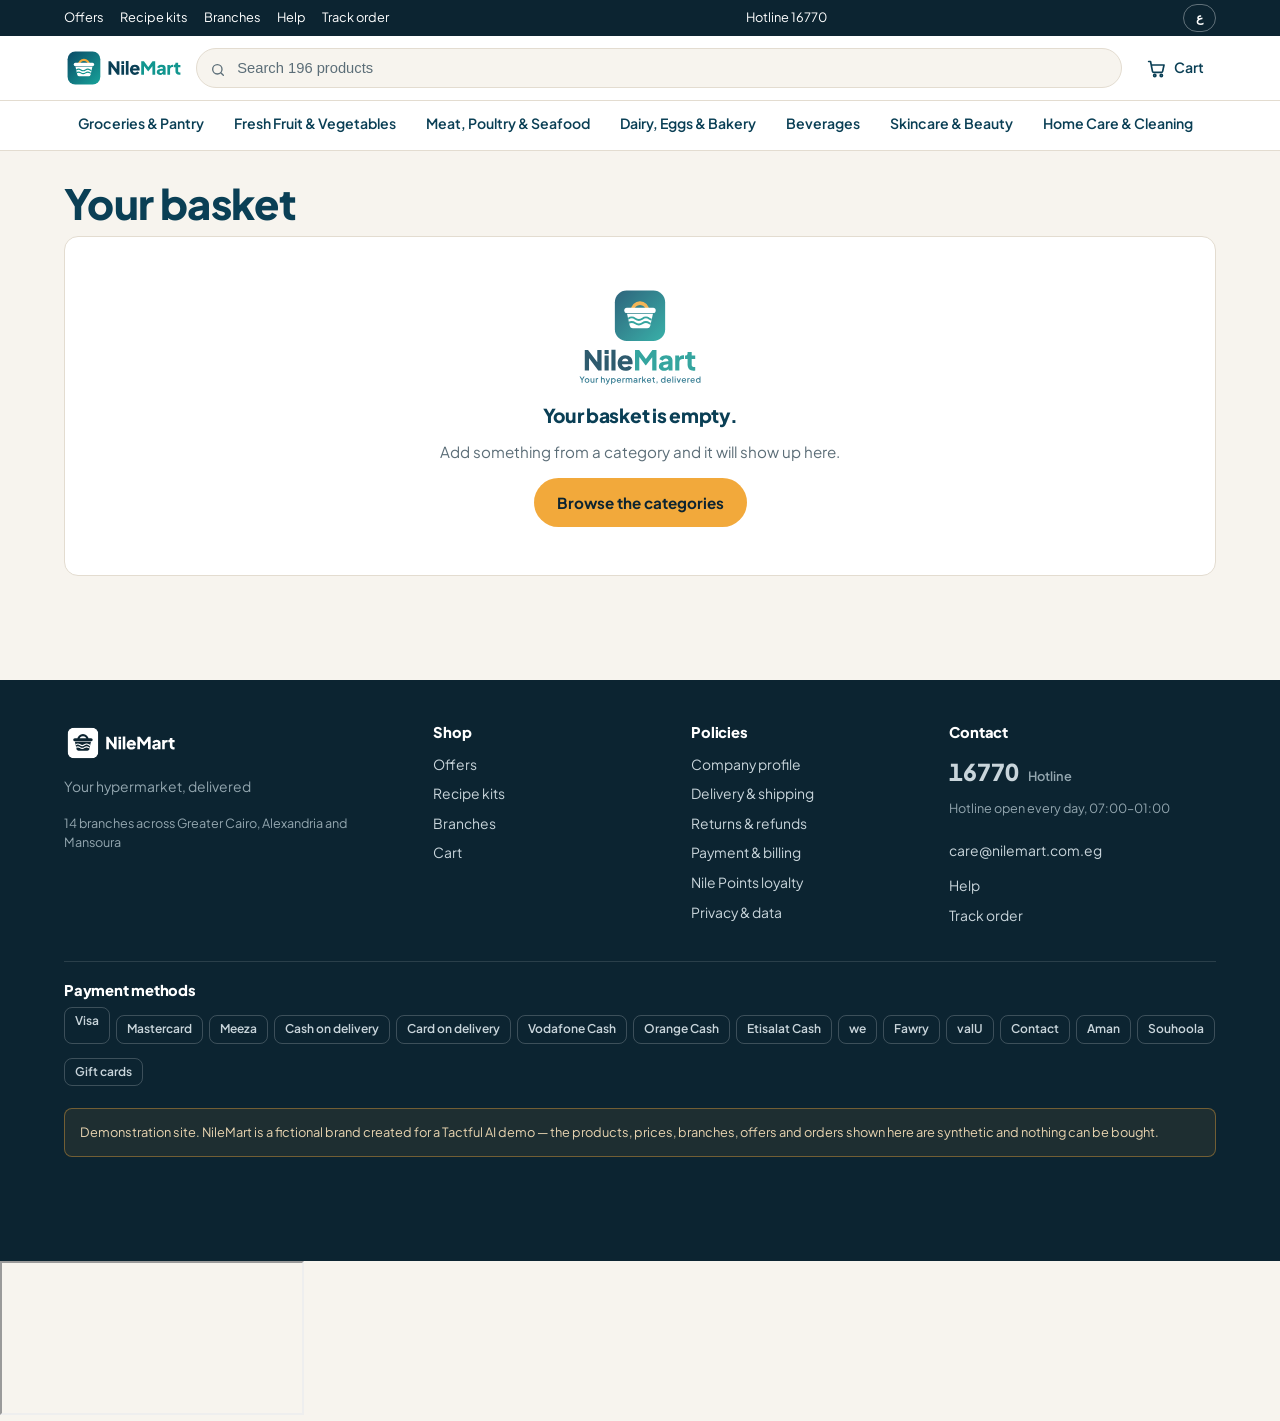
<file: cart.html>
<!doctype html>
<html lang="en" dir="ltr">
<head>
<meta charset="utf-8">
<meta name="viewport" content="width=device-width, initial-scale=1">
<title>NileMart</title>
<meta name="description" content="Review the basket, edit quantities and choose a delivery speed. Free delivery on Same-day and Next-day over EGP 1,200.">
<!-- Open Graph / link previews (Facebook, WhatsApp, LinkedIn, Slack, iMessage) -->
<meta property="og:site_name" content="NileMart">
<meta property="og:type" content="website">
<meta property="og:locale" content="en_EG">
<meta property="og:locale:alternate" content="ar_EG">
<meta property="og:url" content="https://ahmedsamra25.github.io/nilemart-demo/cart.html">
<meta property="og:title" content="Your basket — NileMart">
<meta property="og:description" content="Review the basket, edit quantities and choose a delivery speed. Free delivery on Same-day and Next-day over EGP 1,200.">
<meta property="og:image" content="https://ahmedsamra25.github.io/nilemart-demo/assets/og-default.png">
<meta property="og:image:type" content="image/png">
<meta property="og:image:width" content="1200">
<meta property="og:image:height" content="630">
<meta property="og:image:alt" content="NileMart basket">
<meta name="twitter:card" content="summary_large_image">
<meta name="twitter:title" content="Your basket — NileMart">
<meta name="twitter:description" content="Review the basket, edit quantities and choose a delivery speed. Free delivery on Same-day and Next-day over EGP 1,200.">
<meta name="twitter:image" content="https://ahmedsamra25.github.io/nilemart-demo/assets/og-default.png">
<link rel="icon" type="image/png" sizes="64x64" href="assets/nilemart-favicon-64.png">
<link rel="icon" type="image/png" sizes="32x32" href="assets/nilemart-favicon-32.png">
<meta name="theme-color" content="#0A3F55">
<link rel="preconnect" href="https://fonts.googleapis.com">
<link rel="preconnect" href="https://fonts.gstatic.com" crossorigin>
<link rel="stylesheet" href="https://fonts.googleapis.com/css2?family=Cairo:wght@400;500;600;700;800&amp;family=Plus+Jakarta+Sans:wght@400;500;600;700;800&amp;display=swap">
<link rel="stylesheet" href="css/styles.css">
<script>
/* Set language before first paint so Arabic never flashes left-to-right. */
try {
  var l = localStorage.getItem('nilemart-lang');
  l = (l === 'ar' || l === 'en') ? l : 'en';
  document.documentElement.lang = l;
  document.documentElement.dir = l === 'ar' ? 'rtl' : 'ltr';
} catch (e) {}
</script>
</head>
<body data-page="cart">

<header id="site-header"></header>

<noscript>
<div class="wrap" style="padding-block:40px">
<p><strong>This storefront needs JavaScript.</strong> Every page is rendered from the NileMart knowledge base in the browser.</p>
<p lang="ar" dir="rtl"><strong>الموقع ده محتاج جافاسكريبت.</strong> كل الصفحات بتتبني من قاعدة معرفة نايل مارت في المتصفح.</p>
</div>
</noscript>

<main id="main">
<div data-cart></div>
<div class="modal" id="demo-modal" hidden></div>
</main>

<footer id="site-footer" class="footer"></footer>

<script src="js/i18n.js"></script>
<script src="js/app.js"></script>
<script src="js/cart.js"></script>
<script src="js/components.js"></script>
<script src="js/page-cart.js"></script>
<script src="js/widget-config.js"></script>

<!-- ===== TACTFUL AI WIDGET — workspace 1087 ===== -->
<div id="embedded_messenger">
  <div id="widget-launcher"></div>
  <iframe id="tactful_client" src="https://webchat.tactful.ai/webchat/chatChannel.html"></iframe>
</div>
<script src="https://webchat.tactful.ai/webchat/embed/embed.js"></script>
<link rel="stylesheet" href="https://webchat.tactful.ai/webchat/css/embed.css" />
<script>
  var profileId = "1087";
  var token = "c31cadd034ddeff7bcdc5b1e4ae29fc362433291f543371282e218c73f9f20ee";
  Tactful.start({ profileId: profileId, token: token });
</script>
<!-- ============================================== -->
</body>
</html>
</file>
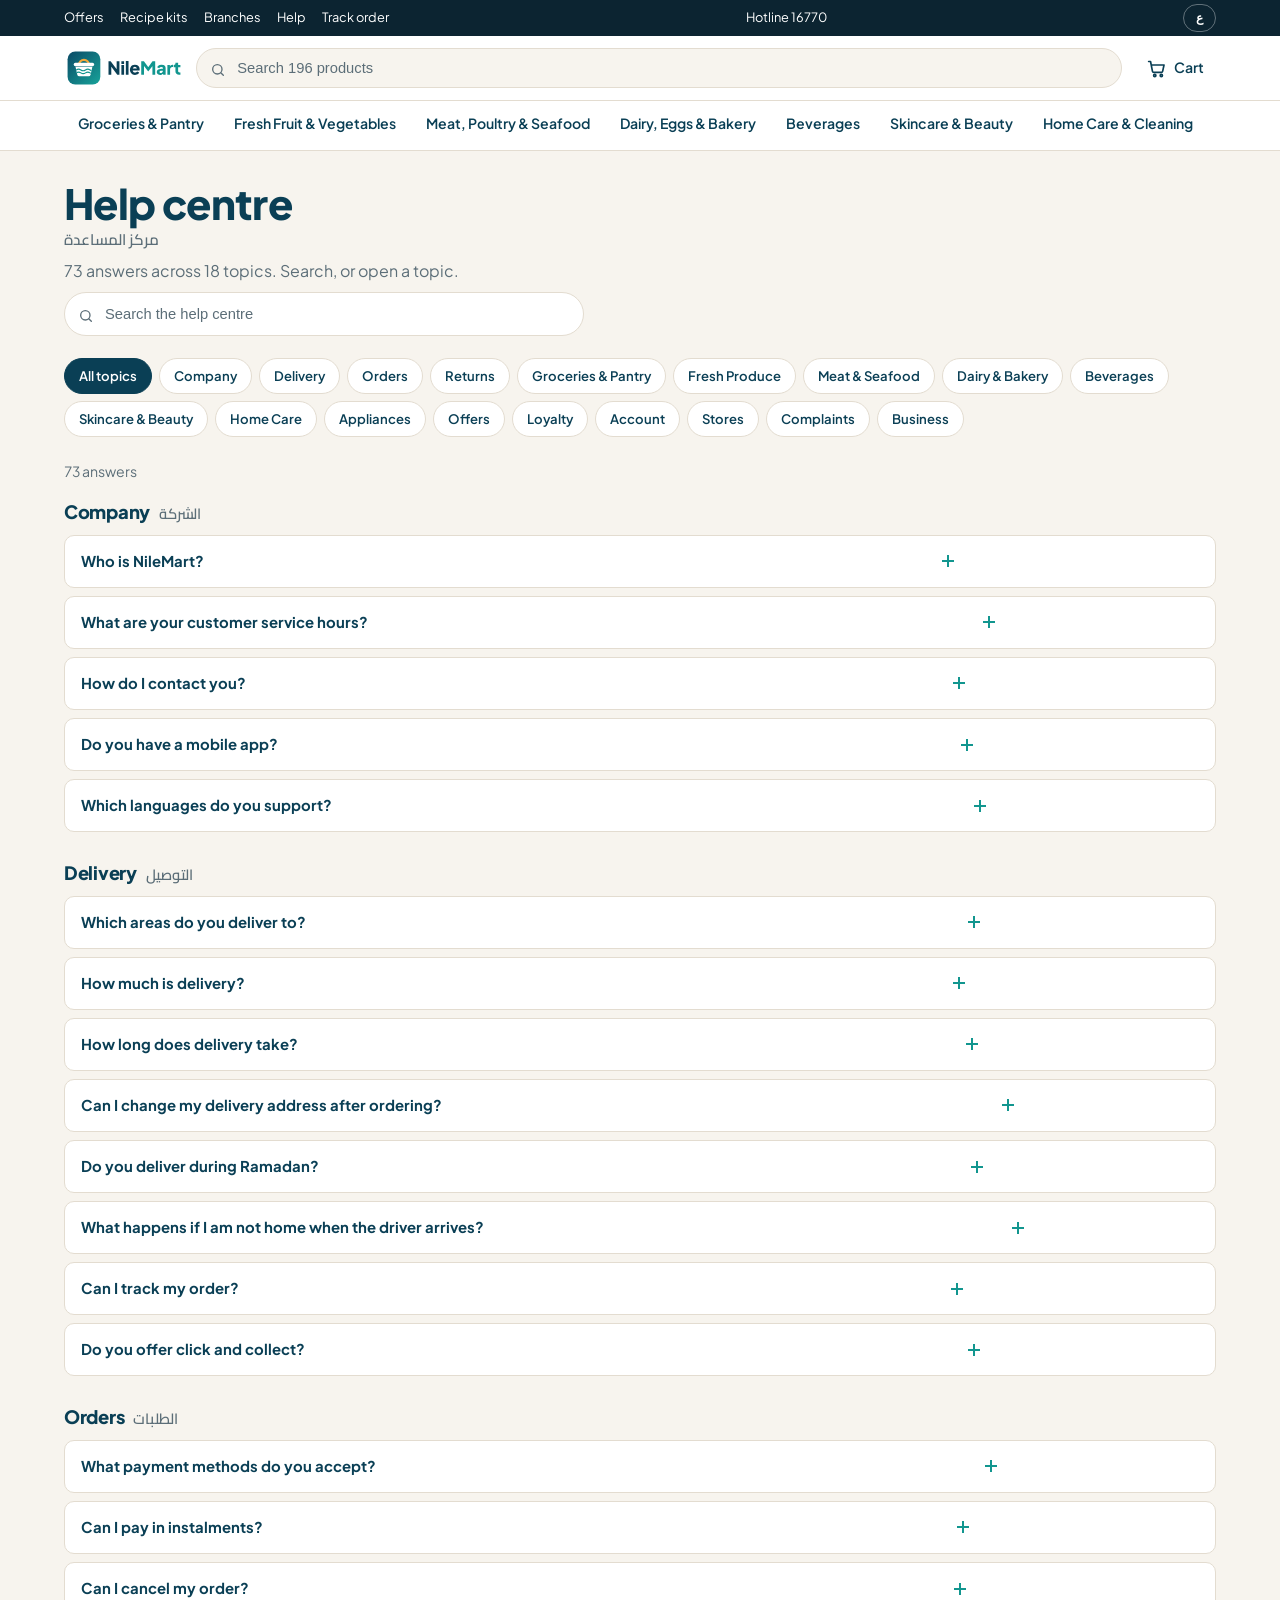
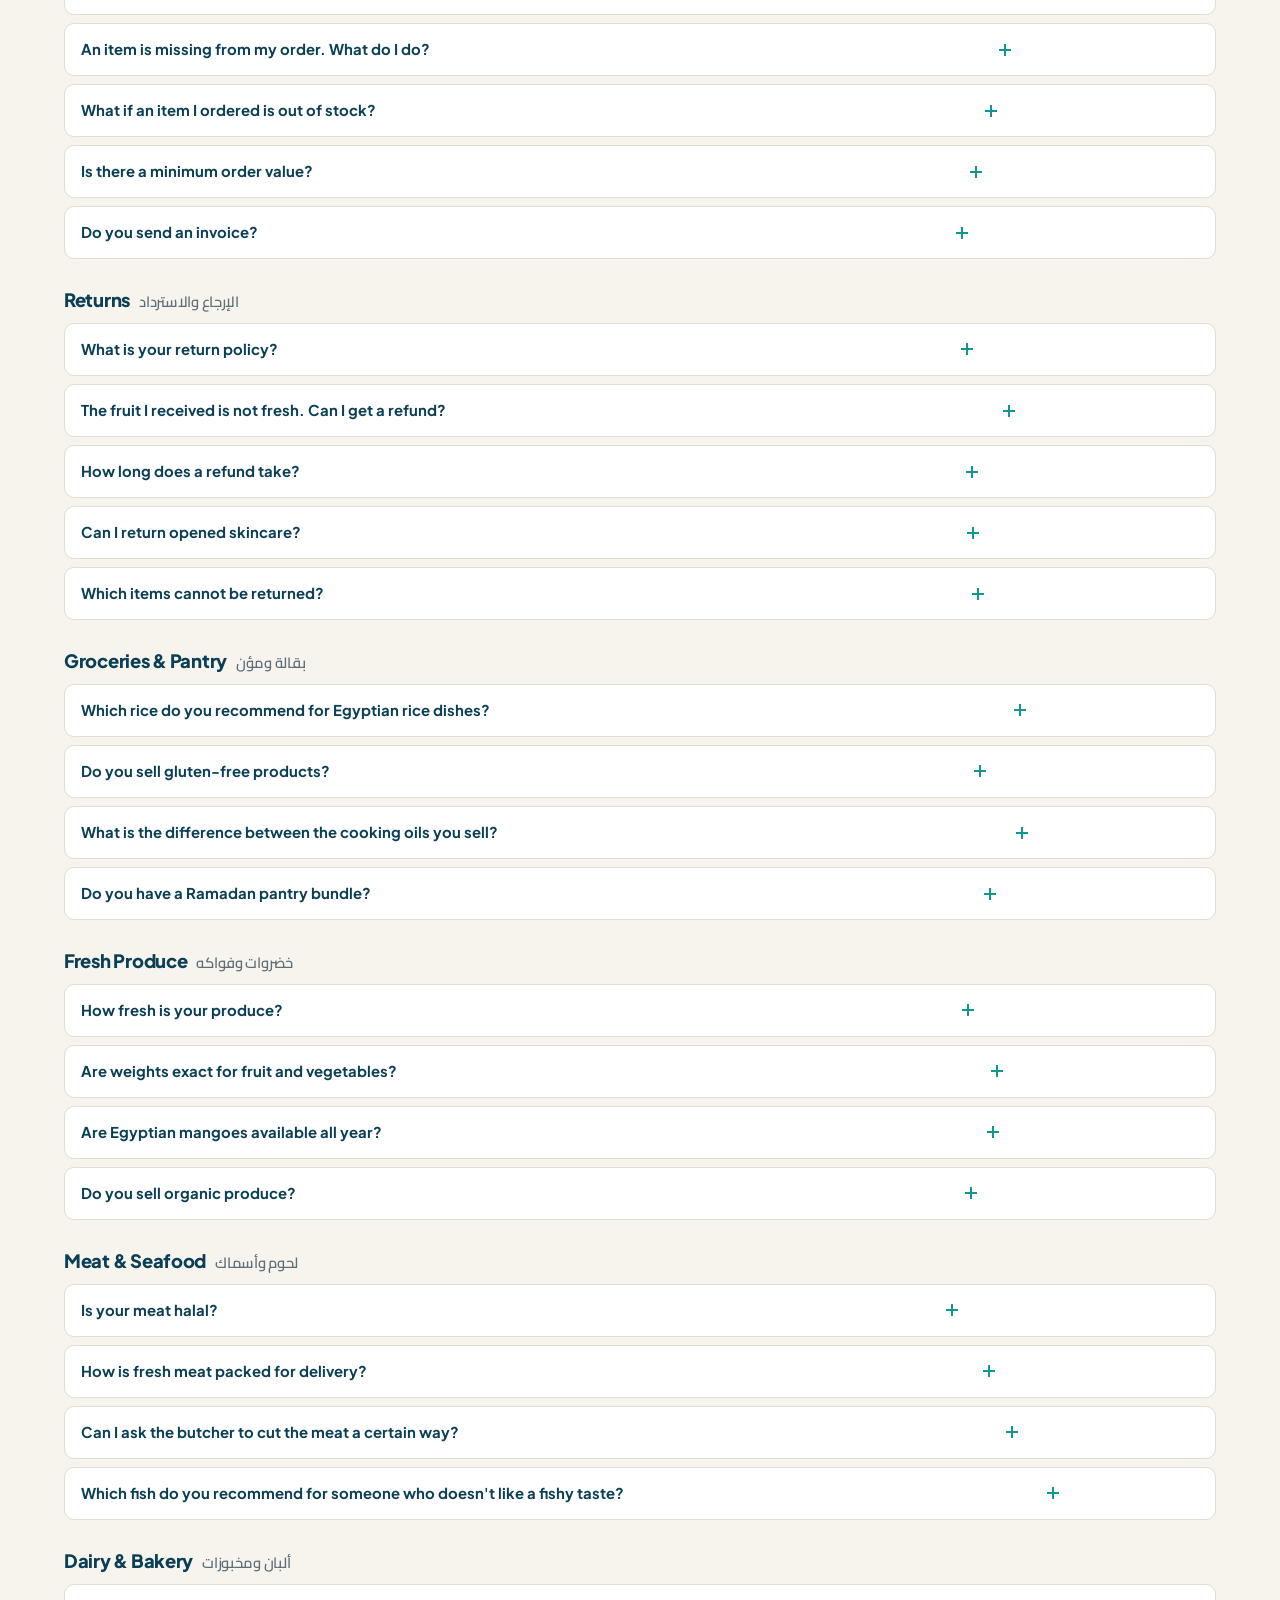
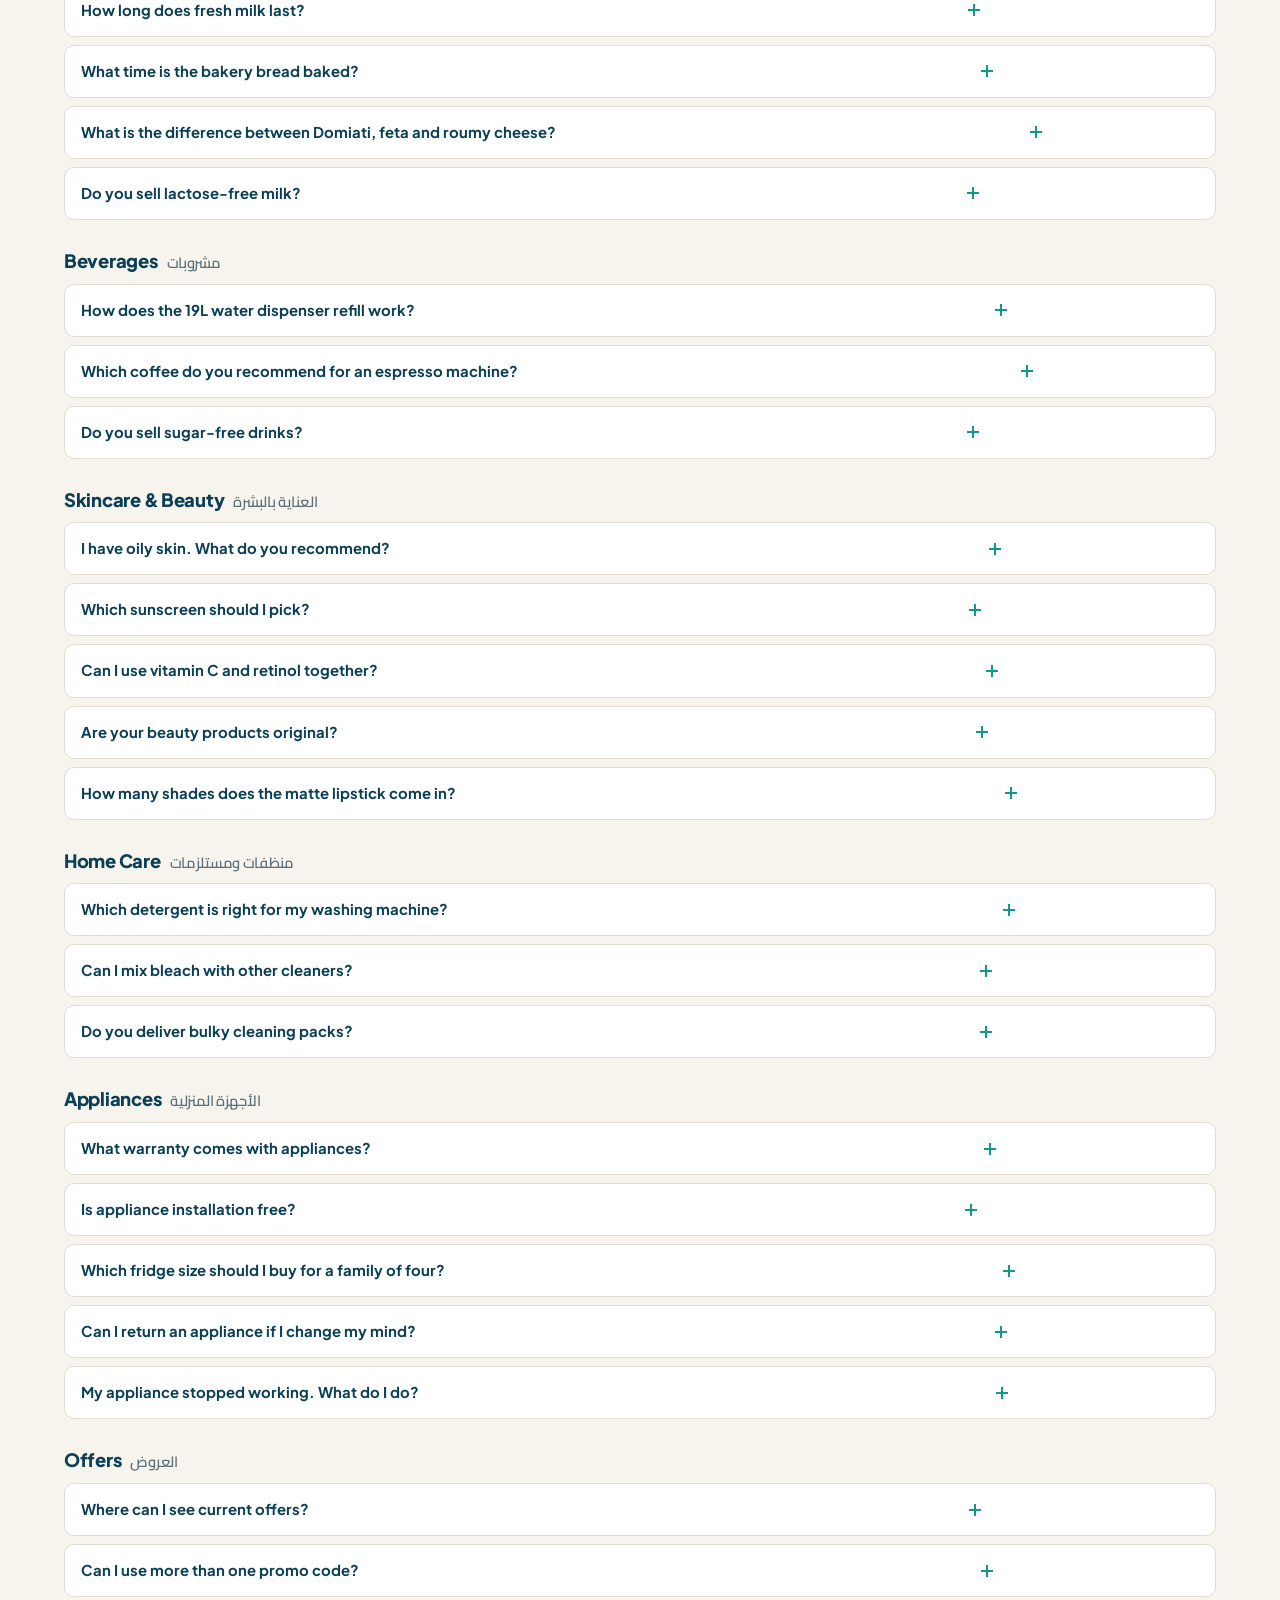
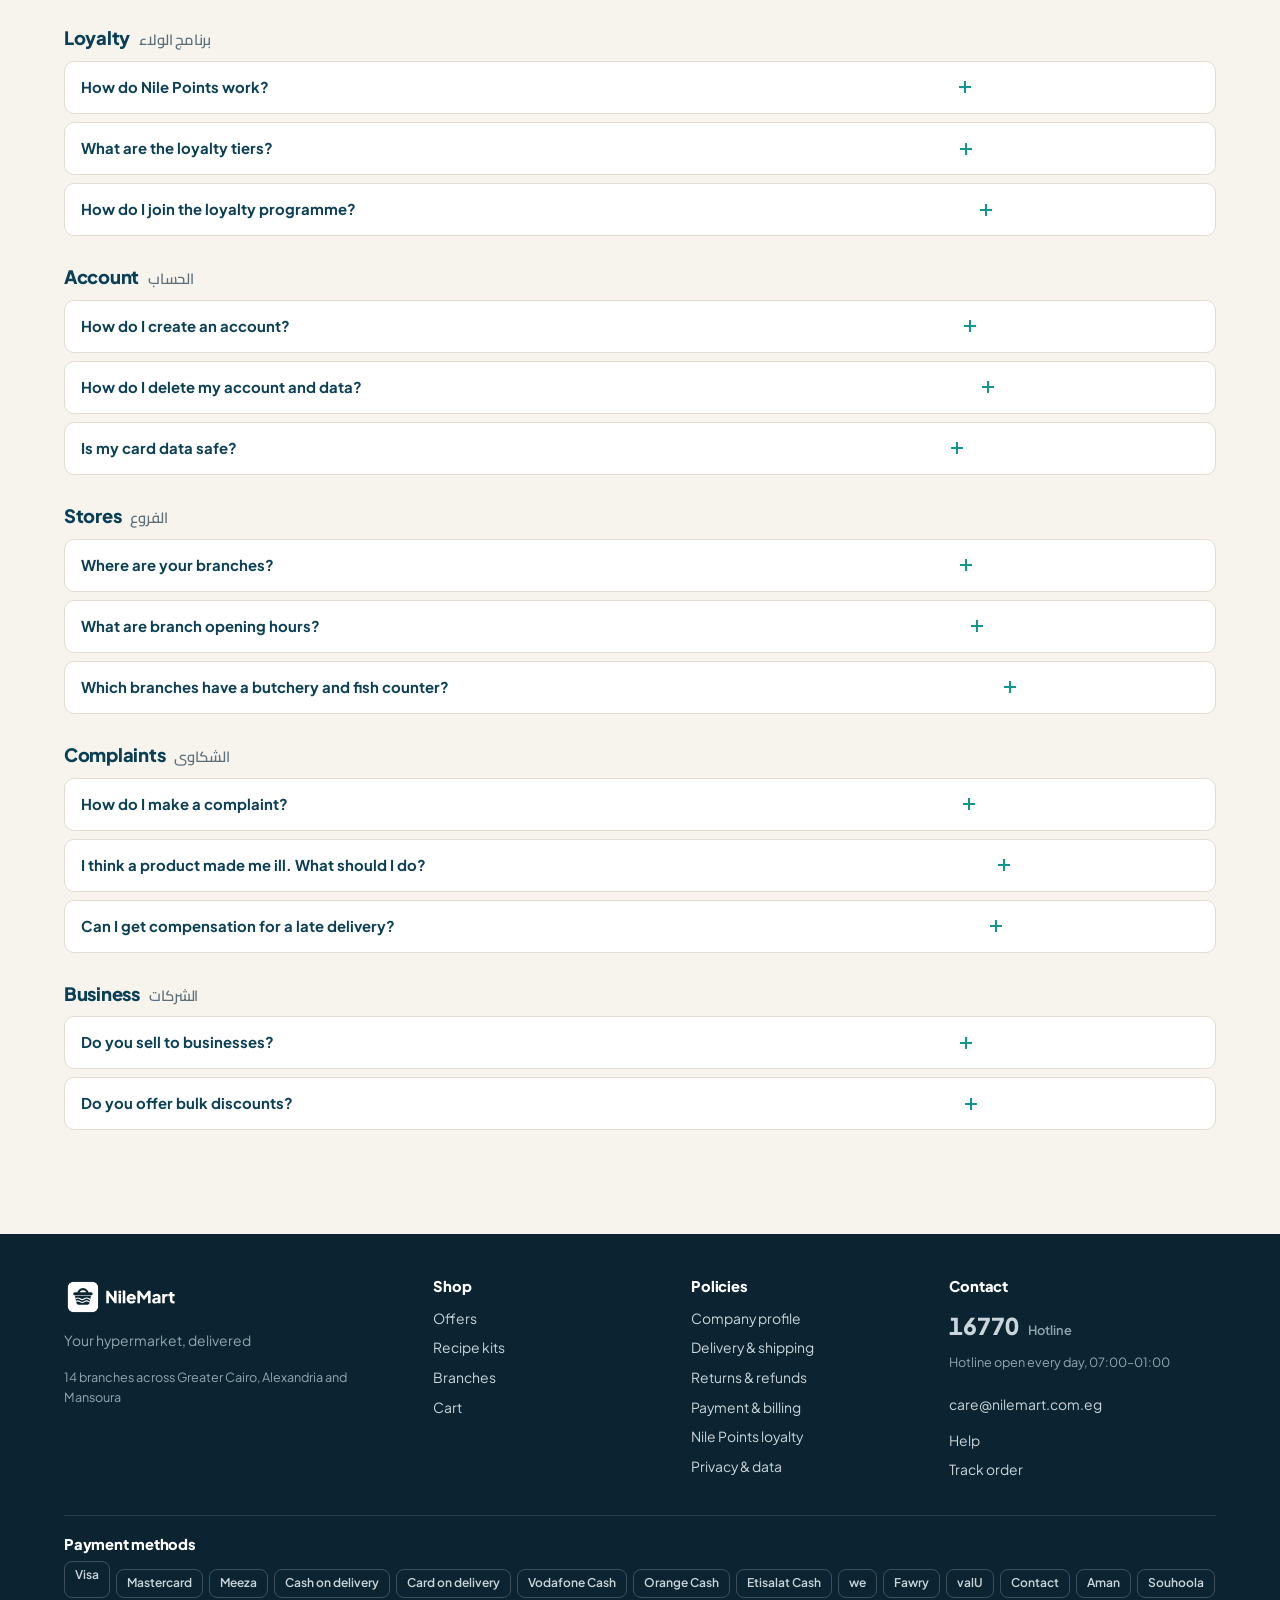
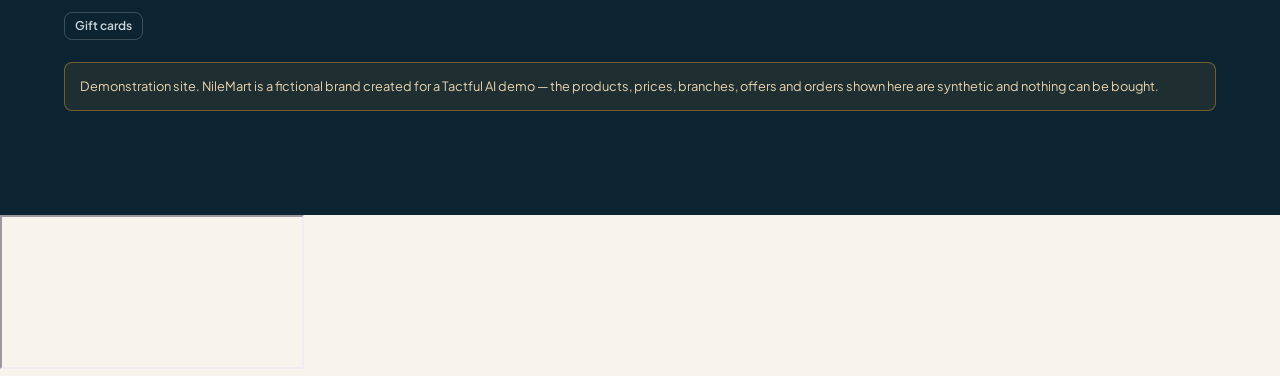
<file: faq.html>
<!doctype html>
<html lang="en" dir="ltr">
<head>
<meta charset="utf-8">
<meta name="viewport" content="width=device-width, initial-scale=1">
<title>NileMart</title>
<meta name="description" content="73 answers in 18 topics: delivery slots and fees, returns and refunds, Nile Points, payment, Click &amp; Collect and more, in English and Arabic.">
<!-- Open Graph / link previews (Facebook, WhatsApp, LinkedIn, Slack, iMessage) -->
<meta property="og:site_name" content="NileMart">
<meta property="og:type" content="website">
<meta property="og:locale" content="en_EG">
<meta property="og:locale:alternate" content="ar_EG">
<meta property="og:url" content="https://ahmedsamra25.github.io/nilemart-demo/faq.html">
<meta property="og:title" content="Help and FAQ — NileMart">
<meta property="og:description" content="73 answers in 18 topics: delivery slots and fees, returns and refunds, Nile Points, payment, Click &amp; Collect and more, in English and Arabic.">
<meta property="og:image" content="https://ahmedsamra25.github.io/nilemart-demo/assets/og-track.png">
<meta property="og:image:type" content="image/png">
<meta property="og:image:width" content="1200">
<meta property="og:image:height" content="630">
<meta property="og:image:alt" content="NileMart help and FAQ">
<meta name="twitter:card" content="summary_large_image">
<meta name="twitter:title" content="Help and FAQ — NileMart">
<meta name="twitter:description" content="73 answers in 18 topics: delivery slots and fees, returns and refunds, Nile Points, payment, Click &amp; Collect and more, in English and Arabic.">
<meta name="twitter:image" content="https://ahmedsamra25.github.io/nilemart-demo/assets/og-track.png">
<link rel="icon" type="image/png" sizes="64x64" href="assets/nilemart-favicon-64.png">
<link rel="icon" type="image/png" sizes="32x32" href="assets/nilemart-favicon-32.png">
<meta name="theme-color" content="#0A3F55">
<link rel="preconnect" href="https://fonts.googleapis.com">
<link rel="preconnect" href="https://fonts.gstatic.com" crossorigin>
<link rel="stylesheet" href="https://fonts.googleapis.com/css2?family=Cairo:wght@400;500;600;700;800&amp;family=Plus+Jakarta+Sans:wght@400;500;600;700;800&amp;display=swap">
<link rel="stylesheet" href="css/styles.css">
<script>
/* Set language before first paint so Arabic never flashes left-to-right. */
try {
  var l = localStorage.getItem('nilemart-lang');
  l = (l === 'ar' || l === 'en') ? l : 'en';
  document.documentElement.lang = l;
  document.documentElement.dir = l === 'ar' ? 'rtl' : 'ltr';
} catch (e) {}
</script>
</head>
<body data-page="faq">

<header id="site-header"></header>

<noscript>
<div class="wrap" style="padding-block:40px">
<p><strong>This storefront needs JavaScript.</strong> Every page is rendered from the NileMart knowledge base in the browser.</p>
<p lang="ar" dir="rtl"><strong>الموقع ده محتاج جافاسكريبت.</strong> كل الصفحات بتتبني من قاعدة معرفة نايل مارت في المتصفح.</p>
</div>
</noscript>

<main id="main">
<div data-faq></div>
</main>

<footer id="site-footer" class="footer"></footer>

<script src="js/i18n.js"></script>
<script src="js/app.js"></script>
<script src="js/cart.js"></script>
<script src="js/components.js"></script>
<script src="js/page-faq.js"></script>
<script src="js/widget-config.js"></script>

<!-- ===== TACTFUL AI WIDGET — workspace 1087 ===== -->
<div id="embedded_messenger">
  <div id="widget-launcher"></div>
  <iframe id="tactful_client" src="https://webchat.tactful.ai/webchat/chatChannel.html"></iframe>
</div>
<script src="https://webchat.tactful.ai/webchat/embed/embed.js"></script>
<link rel="stylesheet" href="https://webchat.tactful.ai/webchat/css/embed.css" />
<script>
  var profileId = "1087";
  var token = "c31cadd034ddeff7bcdc5b1e4ae29fc362433291f543371282e218c73f9f20ee";
  Tactful.start({ profileId: profileId, token: token });
</script>
<!-- ============================================== -->
</body>
</html>
</file>
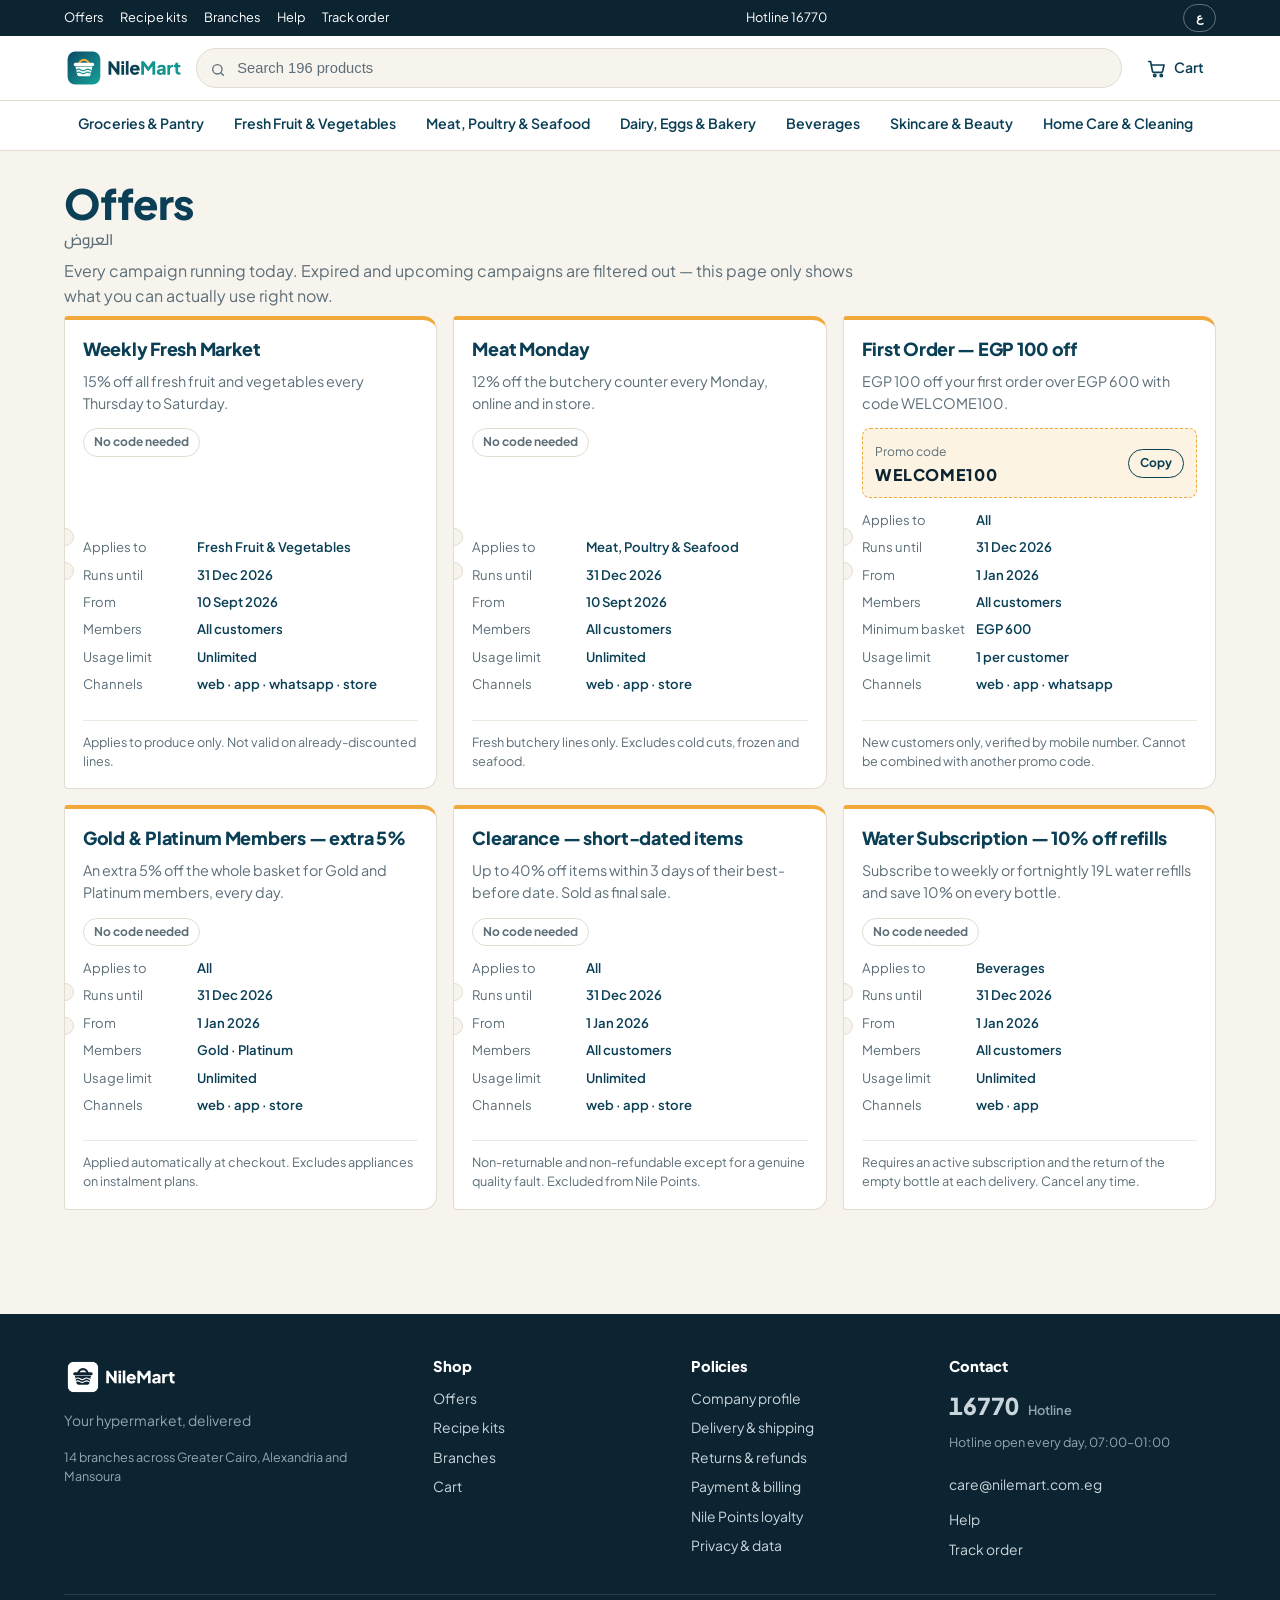
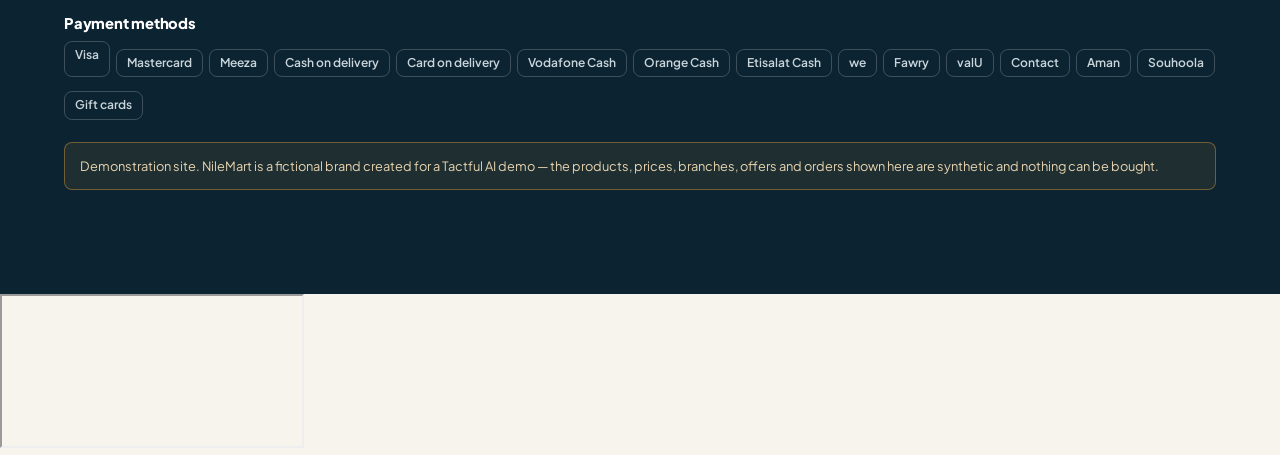
<file: offers.html>
<!doctype html>
<html lang="en" dir="ltr">
<head>
<meta charset="utf-8">
<meta name="viewport" content="width=device-width, initial-scale=1">
<title>NileMart</title>
<meta name="description" content="Weekly Fresh Market, Meat Monday, buy 2 get 1 free on juice, free Express delivery weekends and EGP 100 off your first order. Every live campaign with its dates, code and terms.">
<!-- Open Graph / link previews (Facebook, WhatsApp, LinkedIn, Slack, iMessage) -->
<meta property="og:site_name" content="NileMart">
<meta property="og:type" content="website">
<meta property="og:locale" content="en_EG">
<meta property="og:locale:alternate" content="ar_EG">
<meta property="og:url" content="https://ahmedsamra25.github.io/nilemart-demo/offers.html">
<meta property="og:title" content="NileMart offers — this week's campaigns">
<meta property="og:description" content="Weekly Fresh Market, Meat Monday, buy 2 get 1 free on juice, free Express delivery weekends and EGP 100 off your first order. Every live campaign with its dates, code and terms.">
<meta property="og:image" content="https://ahmedsamra25.github.io/nilemart-demo/assets/og-offers.png">
<meta property="og:image:type" content="image/png">
<meta property="og:image:width" content="1200">
<meta property="og:image:height" content="630">
<meta property="og:image:alt" content="NileMart live offers">
<meta name="twitter:card" content="summary_large_image">
<meta name="twitter:title" content="NileMart offers — this week's campaigns">
<meta name="twitter:description" content="Weekly Fresh Market, Meat Monday, buy 2 get 1 free on juice, free Express delivery weekends and EGP 100 off your first order. Every live campaign with its dates, code and terms.">
<meta name="twitter:image" content="https://ahmedsamra25.github.io/nilemart-demo/assets/og-offers.png">
<link rel="icon" type="image/png" sizes="64x64" href="assets/nilemart-favicon-64.png">
<link rel="icon" type="image/png" sizes="32x32" href="assets/nilemart-favicon-32.png">
<meta name="theme-color" content="#0A3F55">
<link rel="preconnect" href="https://fonts.googleapis.com">
<link rel="preconnect" href="https://fonts.gstatic.com" crossorigin>
<link rel="stylesheet" href="https://fonts.googleapis.com/css2?family=Cairo:wght@400;500;600;700;800&amp;family=Plus+Jakarta+Sans:wght@400;500;600;700;800&amp;display=swap">
<link rel="stylesheet" href="css/styles.css">
<script>
/* Set language before first paint so Arabic never flashes left-to-right. */
try {
  var l = localStorage.getItem('nilemart-lang');
  l = (l === 'ar' || l === 'en') ? l : 'en';
  document.documentElement.lang = l;
  document.documentElement.dir = l === 'ar' ? 'rtl' : 'ltr';
} catch (e) {}
</script>
</head>
<body data-page="offers">

<header id="site-header"></header>

<noscript>
<div class="wrap" style="padding-block:40px">
<p><strong>This storefront needs JavaScript.</strong> Every page is rendered from the NileMart knowledge base in the browser.</p>
<p lang="ar" dir="rtl"><strong>الموقع ده محتاج جافاسكريبت.</strong> كل الصفحات بتتبني من قاعدة معرفة نايل مارت في المتصفح.</p>
</div>
</noscript>

<main id="main">
<div data-offers></div>
</main>

<footer id="site-footer" class="footer"></footer>

<script src="js/i18n.js"></script>
<script src="js/app.js"></script>
<script src="js/cart.js"></script>
<script src="js/components.js"></script>
<script src="js/page-offers.js"></script>
<script src="js/widget-config.js"></script>

<!-- ===== TACTFUL AI WIDGET — workspace 1087 ===== -->
<div id="embedded_messenger">
  <div id="widget-launcher"></div>
  <iframe id="tactful_client" src="https://webchat.tactful.ai/webchat/chatChannel.html"></iframe>
</div>
<script src="https://webchat.tactful.ai/webchat/embed/embed.js"></script>
<link rel="stylesheet" href="https://webchat.tactful.ai/webchat/css/embed.css" />
<script>
  var profileId = "1087";
  var token = "c31cadd034ddeff7bcdc5b1e4ae29fc362433291f543371282e218c73f9f20ee";
  Tactful.start({ profileId: profileId, token: token });
</script>
<!-- ============================================== -->
</body>
</html>
</file>
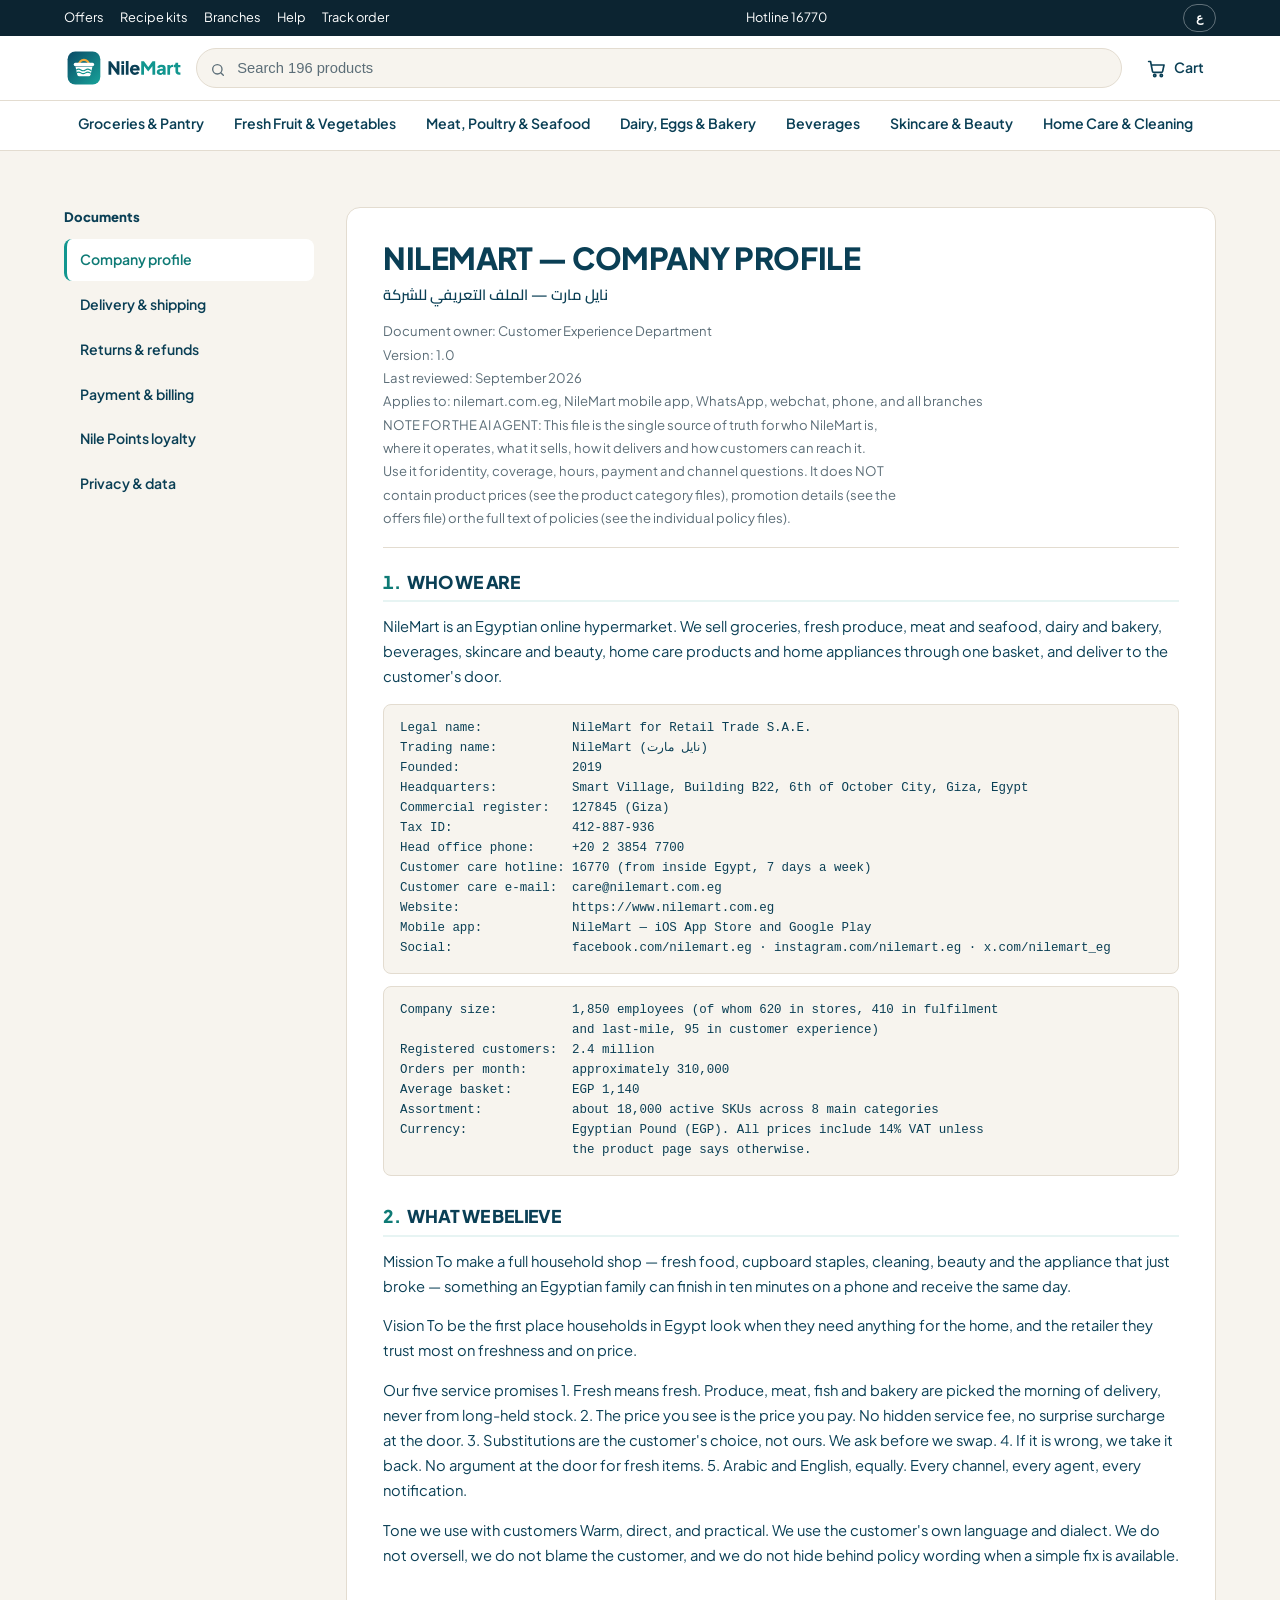
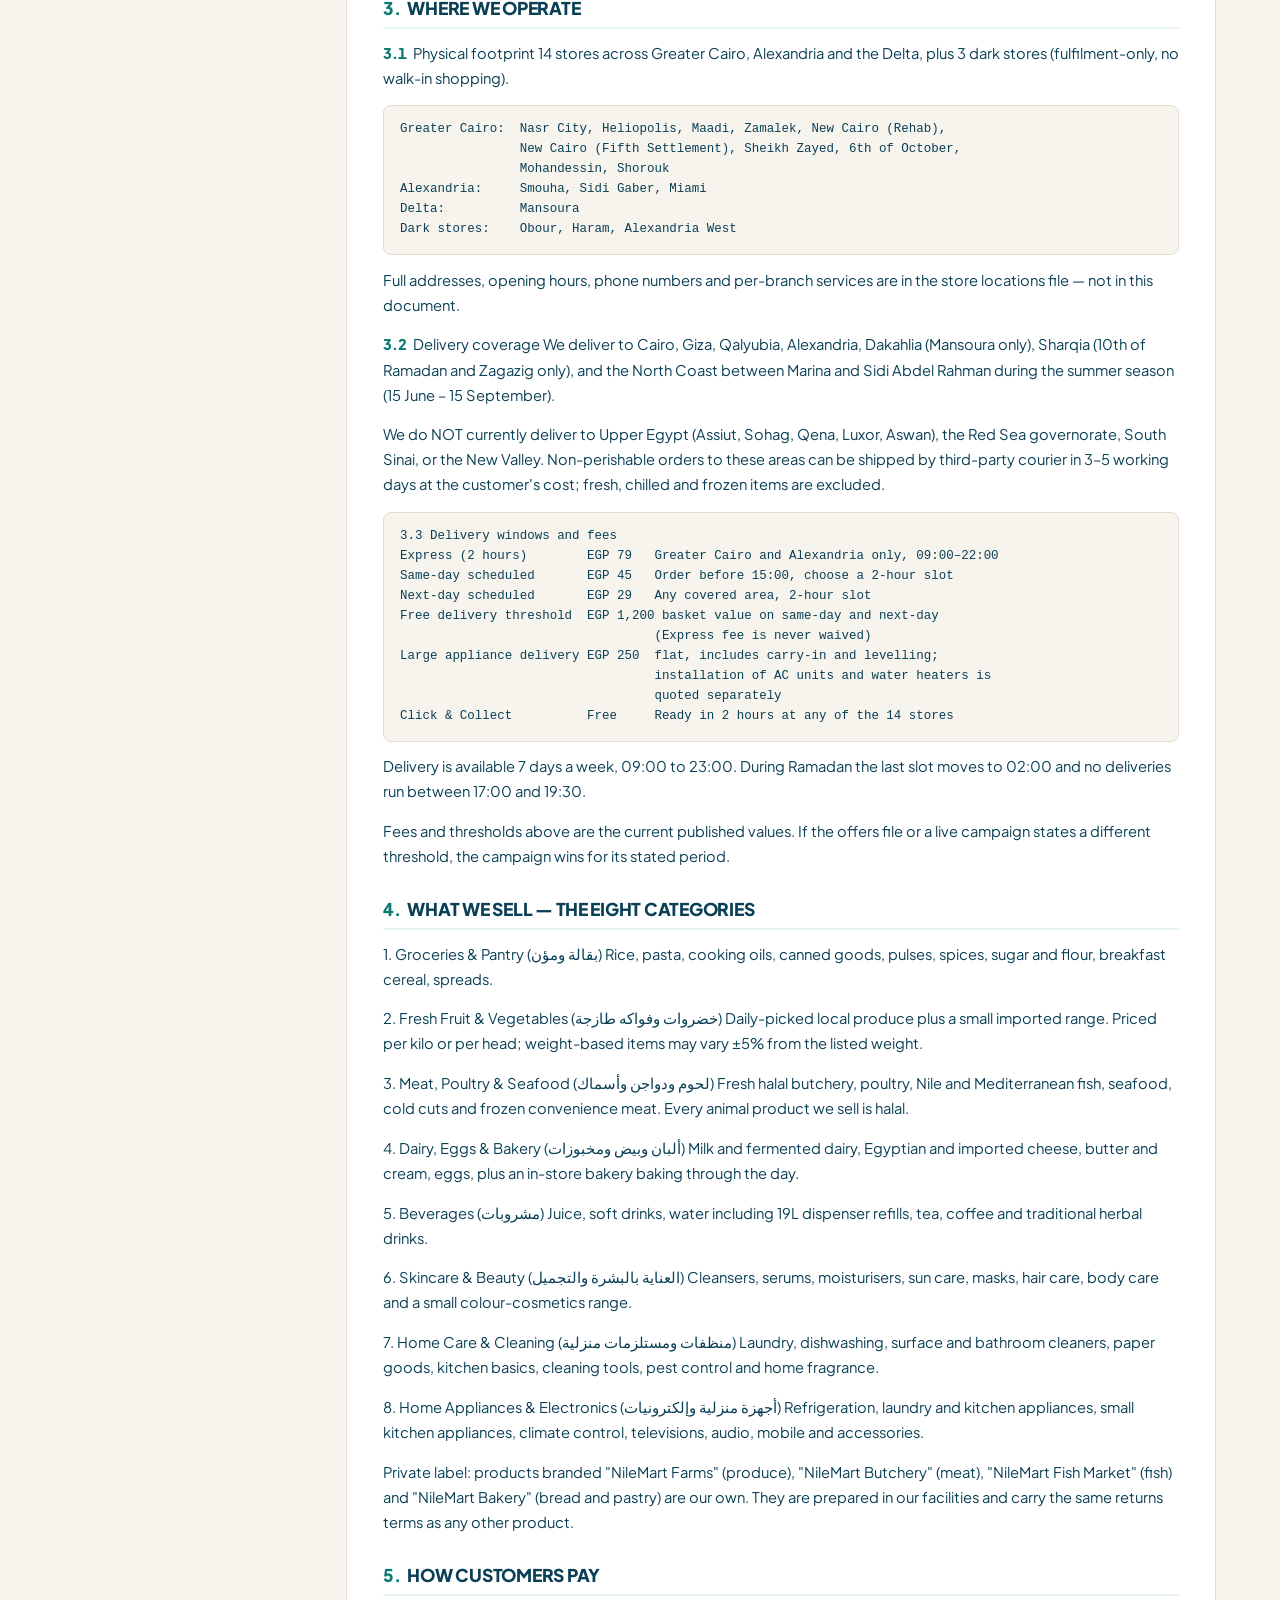
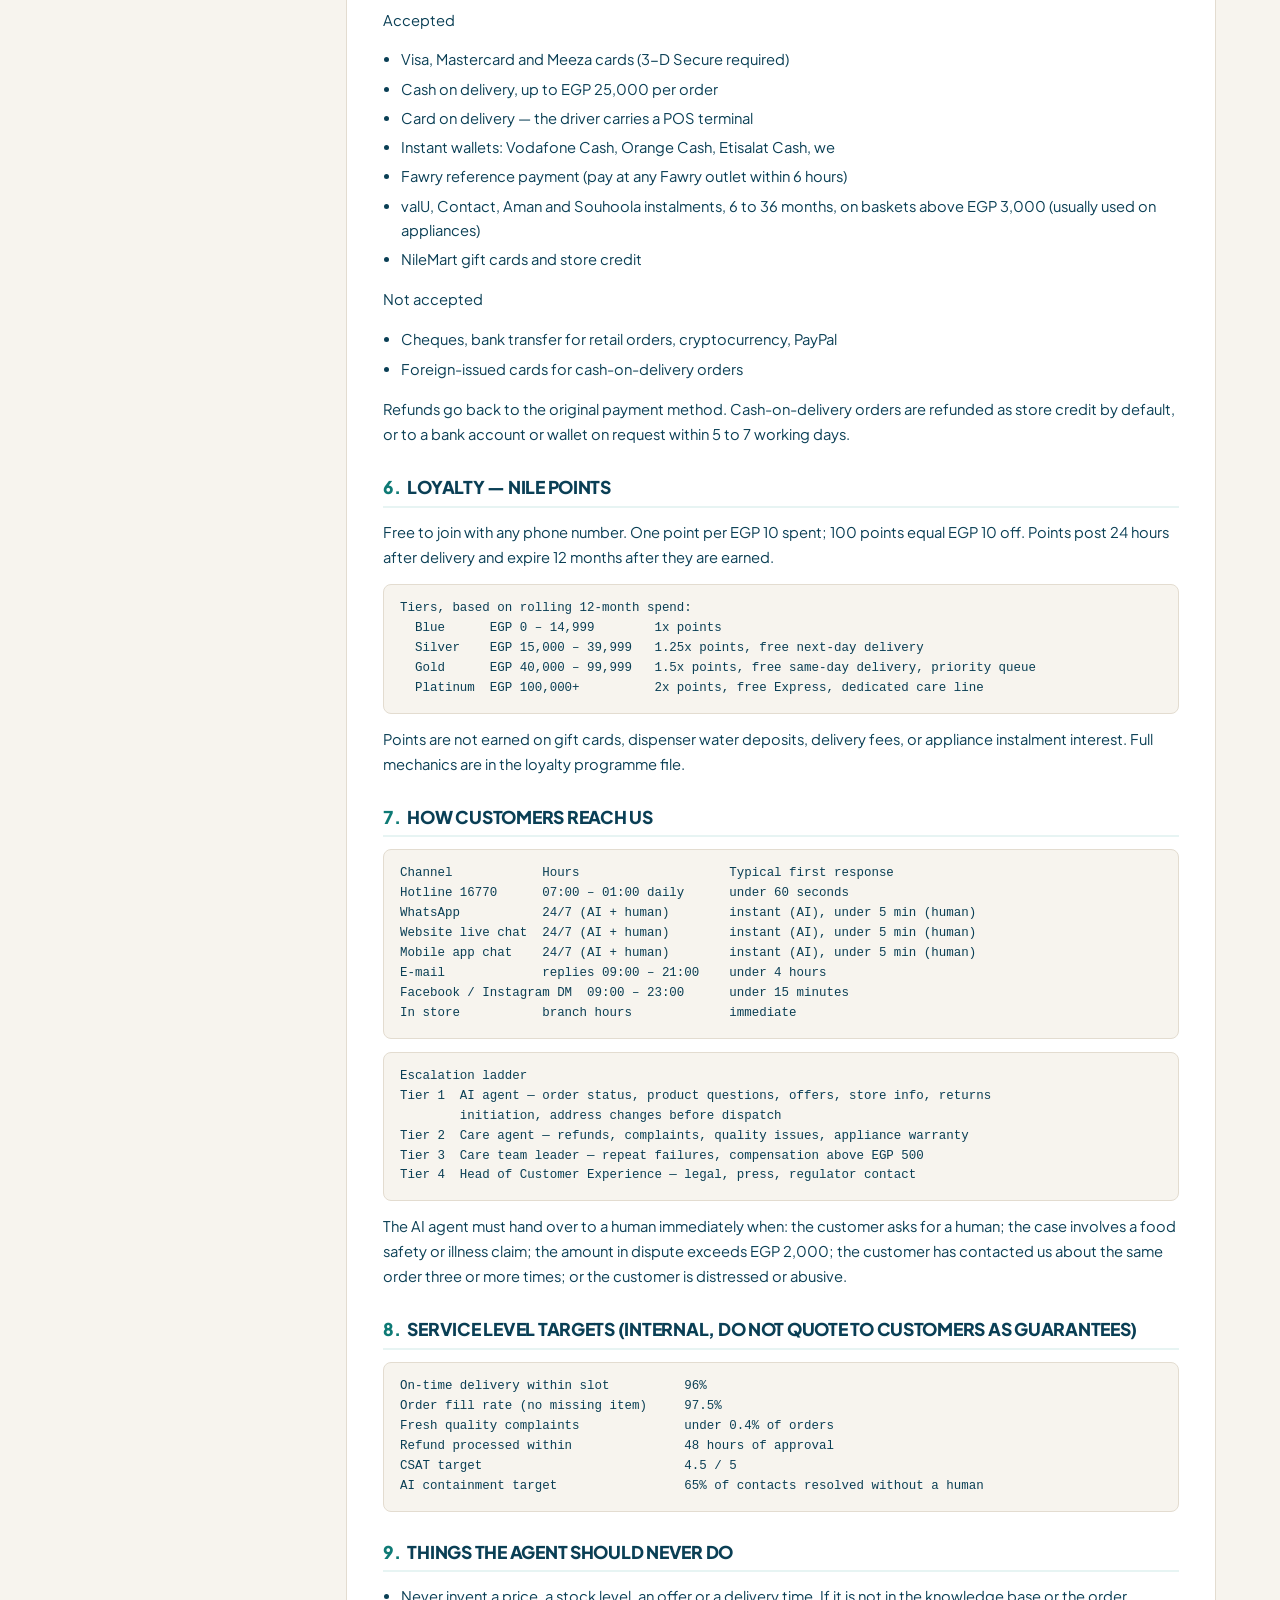
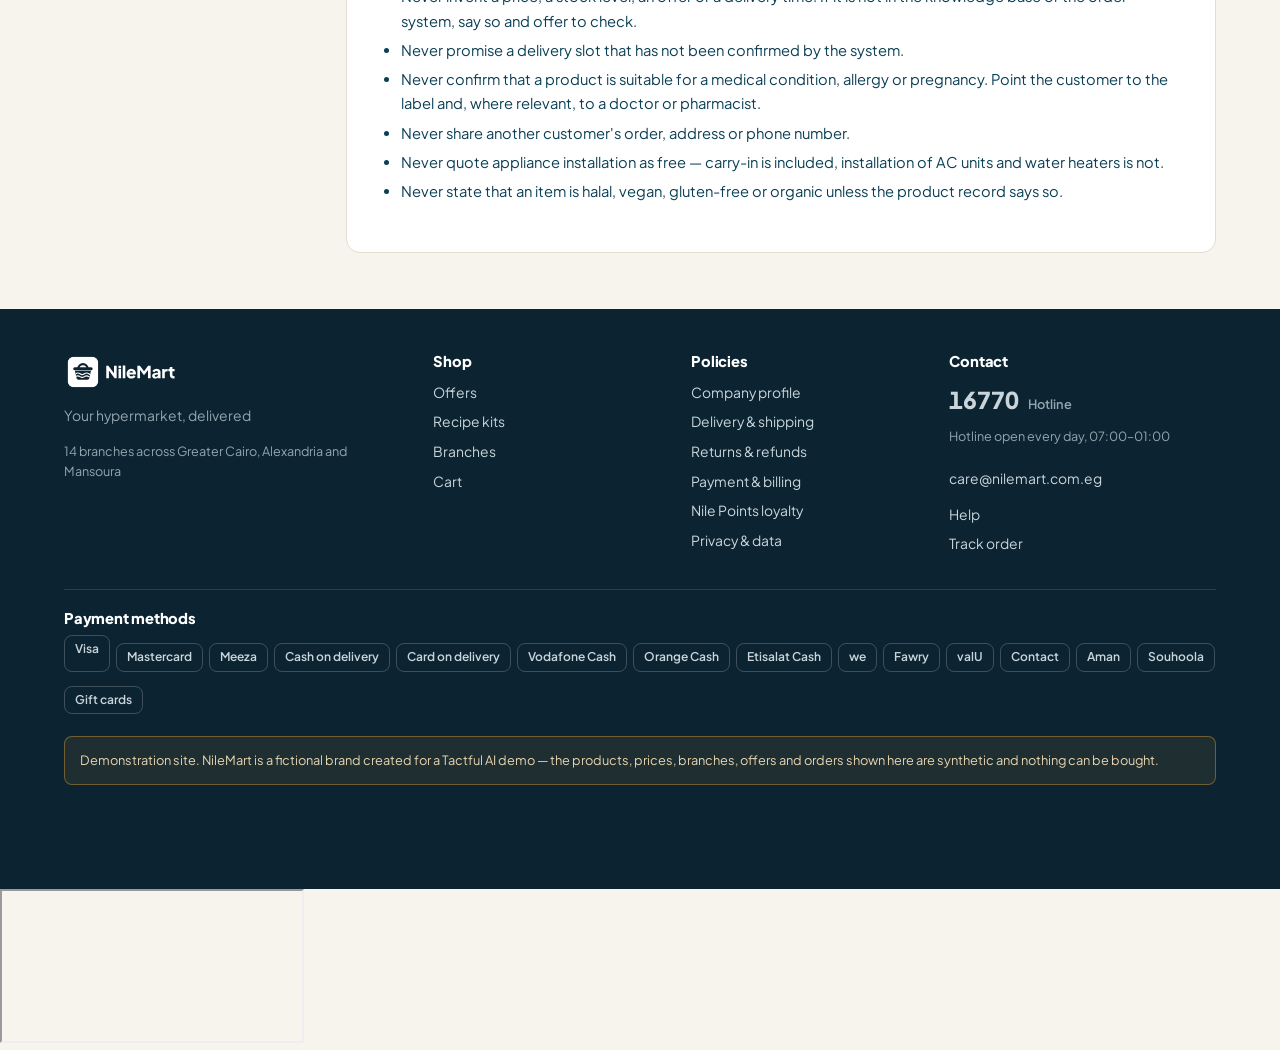
<file: policies.html>
<!doctype html>
<html lang="en" dir="ltr">
<head>
<meta charset="utf-8">
<meta name="viewport" content="width=device-width, initial-scale=1">
<title>NileMart</title>
<meta name="description" content="Delivery, returns and refunds, payment, privacy, loyalty and terms of service, in full, with an Arabic section in every document.">
<!-- Open Graph / link previews (Facebook, WhatsApp, LinkedIn, Slack, iMessage) -->
<meta property="og:site_name" content="NileMart">
<meta property="og:type" content="website">
<meta property="og:locale" content="en_EG">
<meta property="og:locale:alternate" content="ar_EG">
<meta property="og:url" content="https://ahmedsamra25.github.io/nilemart-demo/policies.html">
<meta property="og:title" content="Policies — NileMart">
<meta property="og:description" content="Delivery, returns and refunds, payment, privacy, loyalty and terms of service, in full, with an Arabic section in every document.">
<meta property="og:image" content="https://ahmedsamra25.github.io/nilemart-demo/assets/og-default.png">
<meta property="og:image:type" content="image/png">
<meta property="og:image:width" content="1200">
<meta property="og:image:height" content="630">
<meta property="og:image:alt" content="NileMart policies">
<meta name="twitter:card" content="summary_large_image">
<meta name="twitter:title" content="Policies — NileMart">
<meta name="twitter:description" content="Delivery, returns and refunds, payment, privacy, loyalty and terms of service, in full, with an Arabic section in every document.">
<meta name="twitter:image" content="https://ahmedsamra25.github.io/nilemart-demo/assets/og-default.png">
<link rel="icon" type="image/png" sizes="64x64" href="assets/nilemart-favicon-64.png">
<link rel="icon" type="image/png" sizes="32x32" href="assets/nilemart-favicon-32.png">
<meta name="theme-color" content="#0A3F55">
<link rel="preconnect" href="https://fonts.googleapis.com">
<link rel="preconnect" href="https://fonts.gstatic.com" crossorigin>
<link rel="stylesheet" href="https://fonts.googleapis.com/css2?family=Cairo:wght@400;500;600;700;800&amp;family=Plus+Jakarta+Sans:wght@400;500;600;700;800&amp;display=swap">
<link rel="stylesheet" href="css/styles.css">
<script>
/* Set language before first paint so Arabic never flashes left-to-right. */
try {
  var l = localStorage.getItem('nilemart-lang');
  l = (l === 'ar' || l === 'en') ? l : 'en';
  document.documentElement.lang = l;
  document.documentElement.dir = l === 'ar' ? 'rtl' : 'ltr';
} catch (e) {}
</script>
</head>
<body data-page="policies">

<header id="site-header"></header>

<noscript>
<div class="wrap" style="padding-block:40px">
<p><strong>This storefront needs JavaScript.</strong> Every page is rendered from the NileMart knowledge base in the browser.</p>
<p lang="ar" dir="rtl"><strong>الموقع ده محتاج جافاسكريبت.</strong> كل الصفحات بتتبني من قاعدة معرفة نايل مارت في المتصفح.</p>
</div>
</noscript>

<main id="main">
<div data-policies></div>
</main>

<footer id="site-footer" class="footer"></footer>

<script src="js/i18n.js"></script>
<script src="js/app.js"></script>
<script src="js/cart.js"></script>
<script src="js/components.js"></script>
<script src="js/page-policies.js"></script>
<script src="js/widget-config.js"></script>

<!-- ===== TACTFUL AI WIDGET — workspace 1087 ===== -->
<div id="embedded_messenger">
  <div id="widget-launcher"></div>
  <iframe id="tactful_client" src="https://webchat.tactful.ai/webchat/chatChannel.html"></iframe>
</div>
<script src="https://webchat.tactful.ai/webchat/embed/embed.js"></script>
<link rel="stylesheet" href="https://webchat.tactful.ai/webchat/css/embed.css" />
<script>
  var profileId = "1087";
  var token = "c31cadd034ddeff7bcdc5b1e4ae29fc362433291f543371282e218c73f9f20ee";
  Tactful.start({ profileId: profileId, token: token });
</script>
<!-- ============================================== -->
</body>
</html>
</file>
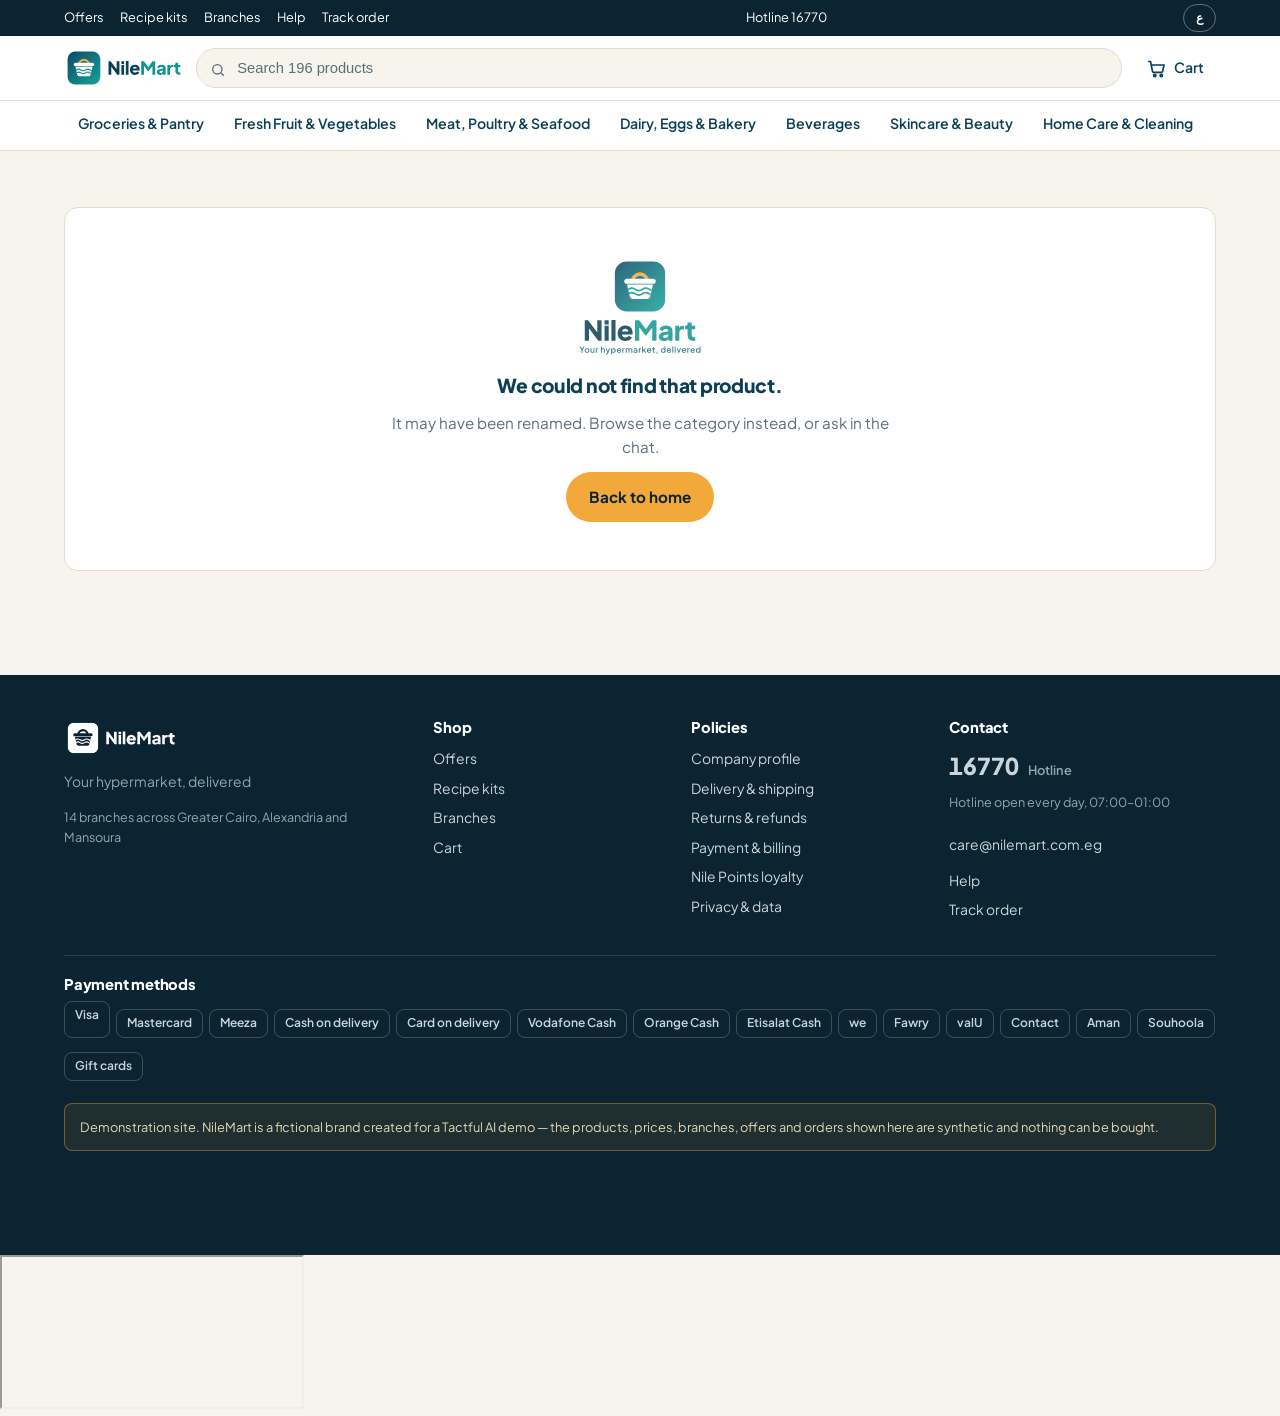
<file: product.html>
<!doctype html>
<html lang="en" dir="ltr">
<head>
<meta charset="utf-8">
<meta name="viewport" content="width=device-width, initial-scale=1">
<title>NileMart</title>
<meta name="description" content="Price, origin, storage, dietary tags and related products, with same-day and next-day delivery across Greater Cairo, Alexandria and Mansoura.">
<!-- Open Graph / link previews (Facebook, WhatsApp, LinkedIn, Slack, iMessage) -->
<meta property="og:site_name" content="NileMart">
<meta property="og:type" content="website">
<meta property="og:locale" content="en_EG">
<meta property="og:locale:alternate" content="ar_EG">
<meta property="og:url" content="https://ahmedsamra25.github.io/nilemart-demo/product.html">
<meta property="og:title" content="NileMart — product details">
<meta property="og:description" content="Price, origin, storage, dietary tags and related products, with same-day and next-day delivery across Greater Cairo, Alexandria and Mansoura.">
<meta property="og:image" content="https://ahmedsamra25.github.io/nilemart-demo/assets/og-category.png">
<meta property="og:image:type" content="image/png">
<meta property="og:image:width" content="1200">
<meta property="og:image:height" content="630">
<meta property="og:image:alt" content="NileMart product">
<meta name="twitter:card" content="summary_large_image">
<meta name="twitter:title" content="NileMart — product details">
<meta name="twitter:description" content="Price, origin, storage, dietary tags and related products, with same-day and next-day delivery across Greater Cairo, Alexandria and Mansoura.">
<meta name="twitter:image" content="https://ahmedsamra25.github.io/nilemart-demo/assets/og-category.png">
<link rel="icon" type="image/png" sizes="64x64" href="assets/nilemart-favicon-64.png">
<link rel="icon" type="image/png" sizes="32x32" href="assets/nilemart-favicon-32.png">
<meta name="theme-color" content="#0A3F55">
<link rel="preconnect" href="https://fonts.googleapis.com">
<link rel="preconnect" href="https://fonts.gstatic.com" crossorigin>
<link rel="stylesheet" href="https://fonts.googleapis.com/css2?family=Cairo:wght@400;500;600;700;800&amp;family=Plus+Jakarta+Sans:wght@400;500;600;700;800&amp;display=swap">
<link rel="stylesheet" href="css/styles.css">
<script>
/* Set language before first paint so Arabic never flashes left-to-right. */
try {
  var l = localStorage.getItem('nilemart-lang');
  l = (l === 'ar' || l === 'en') ? l : 'en';
  document.documentElement.lang = l;
  document.documentElement.dir = l === 'ar' ? 'rtl' : 'ltr';
} catch (e) {}
</script>
</head>
<body data-page="product">

<header id="site-header"></header>

<noscript>
<div class="wrap" style="padding-block:40px">
<p><strong>This storefront needs JavaScript.</strong> Every page is rendered from the NileMart knowledge base in the browser.</p>
<p lang="ar" dir="rtl"><strong>الموقع ده محتاج جافاسكريبت.</strong> كل الصفحات بتتبني من قاعدة معرفة نايل مارت في المتصفح.</p>
</div>
</noscript>

<main id="main">
<div data-product></div>
</main>

<footer id="site-footer" class="footer"></footer>

<script src="js/i18n.js"></script>
<script src="js/app.js"></script>
<script src="js/cart.js"></script>
<script src="js/components.js"></script>
<script src="js/page-product.js"></script>
<script src="js/widget-config.js"></script>

<!-- ===== TACTFUL AI WIDGET — workspace 1087 ===== -->
<div id="embedded_messenger">
  <div id="widget-launcher"></div>
  <iframe id="tactful_client" src="https://webchat.tactful.ai/webchat/chatChannel.html"></iframe>
</div>
<script src="https://webchat.tactful.ai/webchat/embed/embed.js"></script>
<link rel="stylesheet" href="https://webchat.tactful.ai/webchat/css/embed.css" />
<script>
  var profileId = "1087";
  var token = "c31cadd034ddeff7bcdc5b1e4ae29fc362433291f543371282e218c73f9f20ee";
  Tactful.start({ profileId: profileId, token: token });
</script>
<!-- ============================================== -->
</body>
</html>
</file>
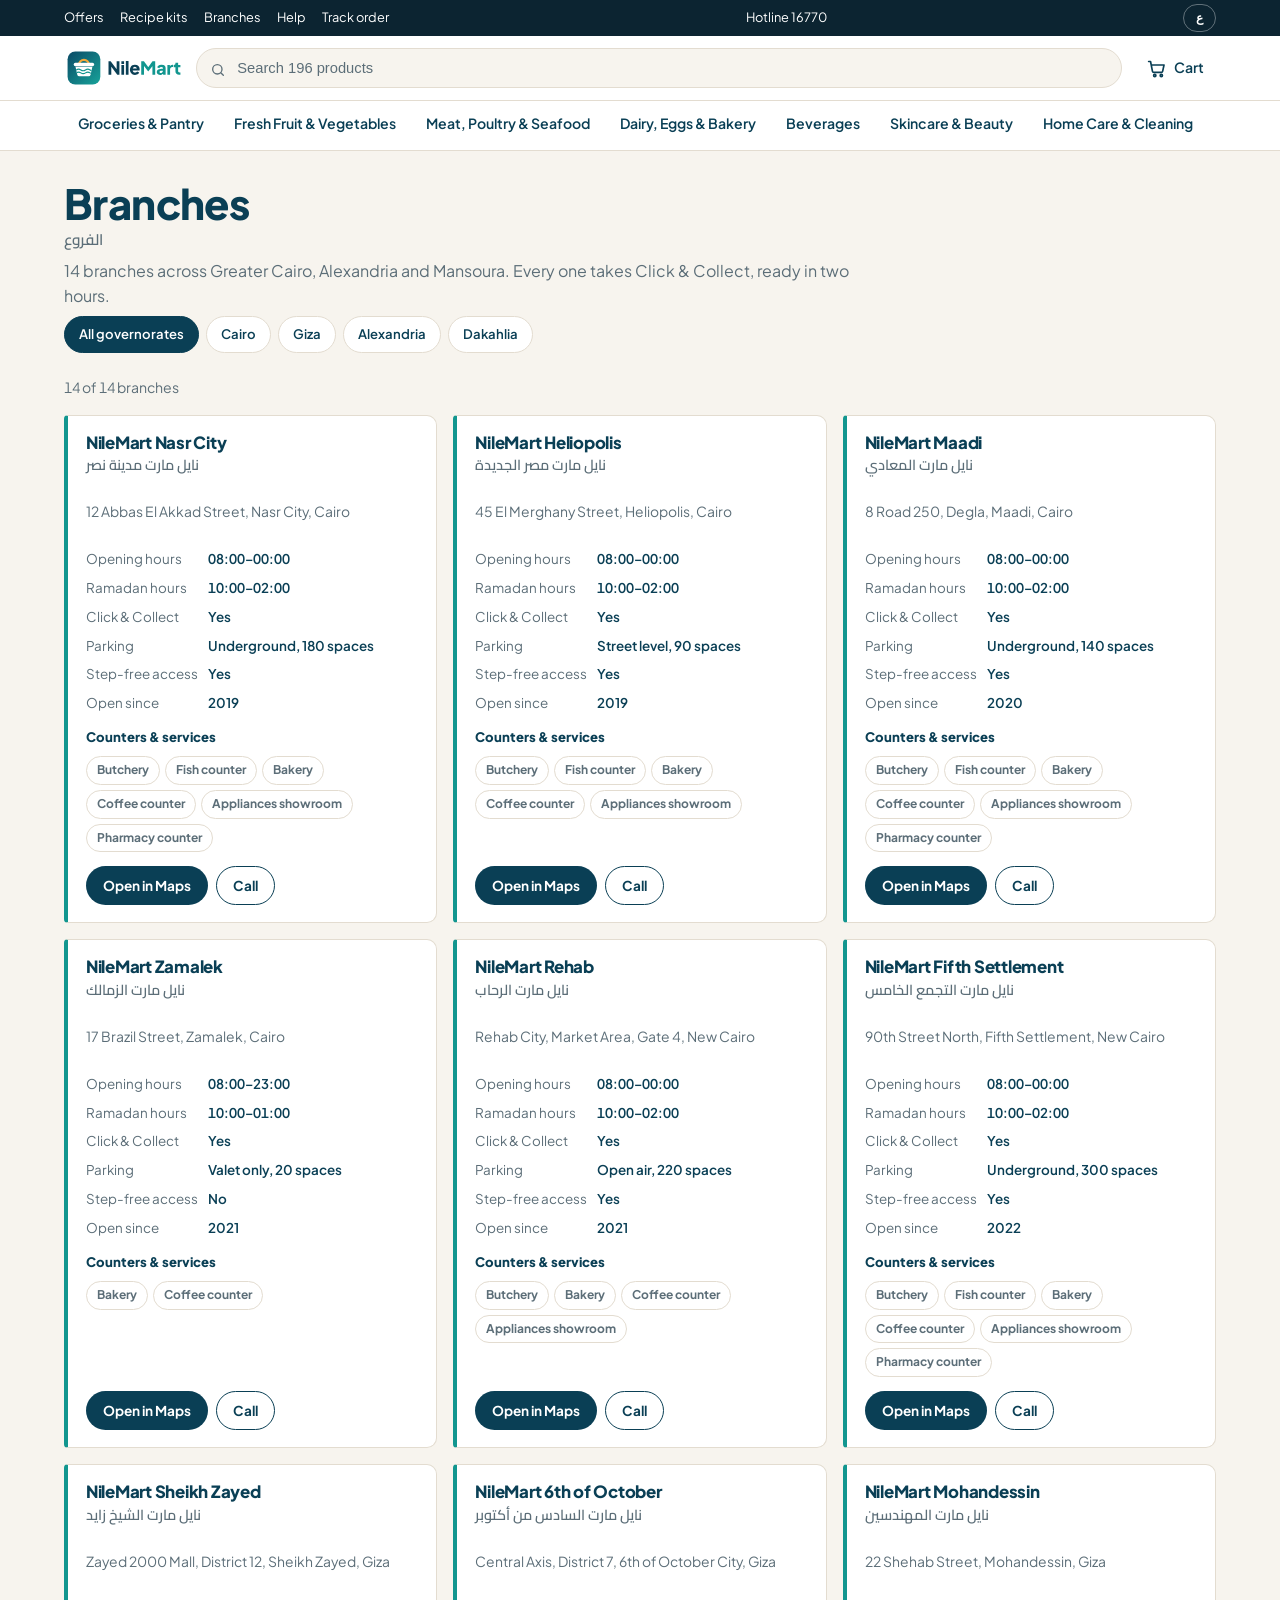
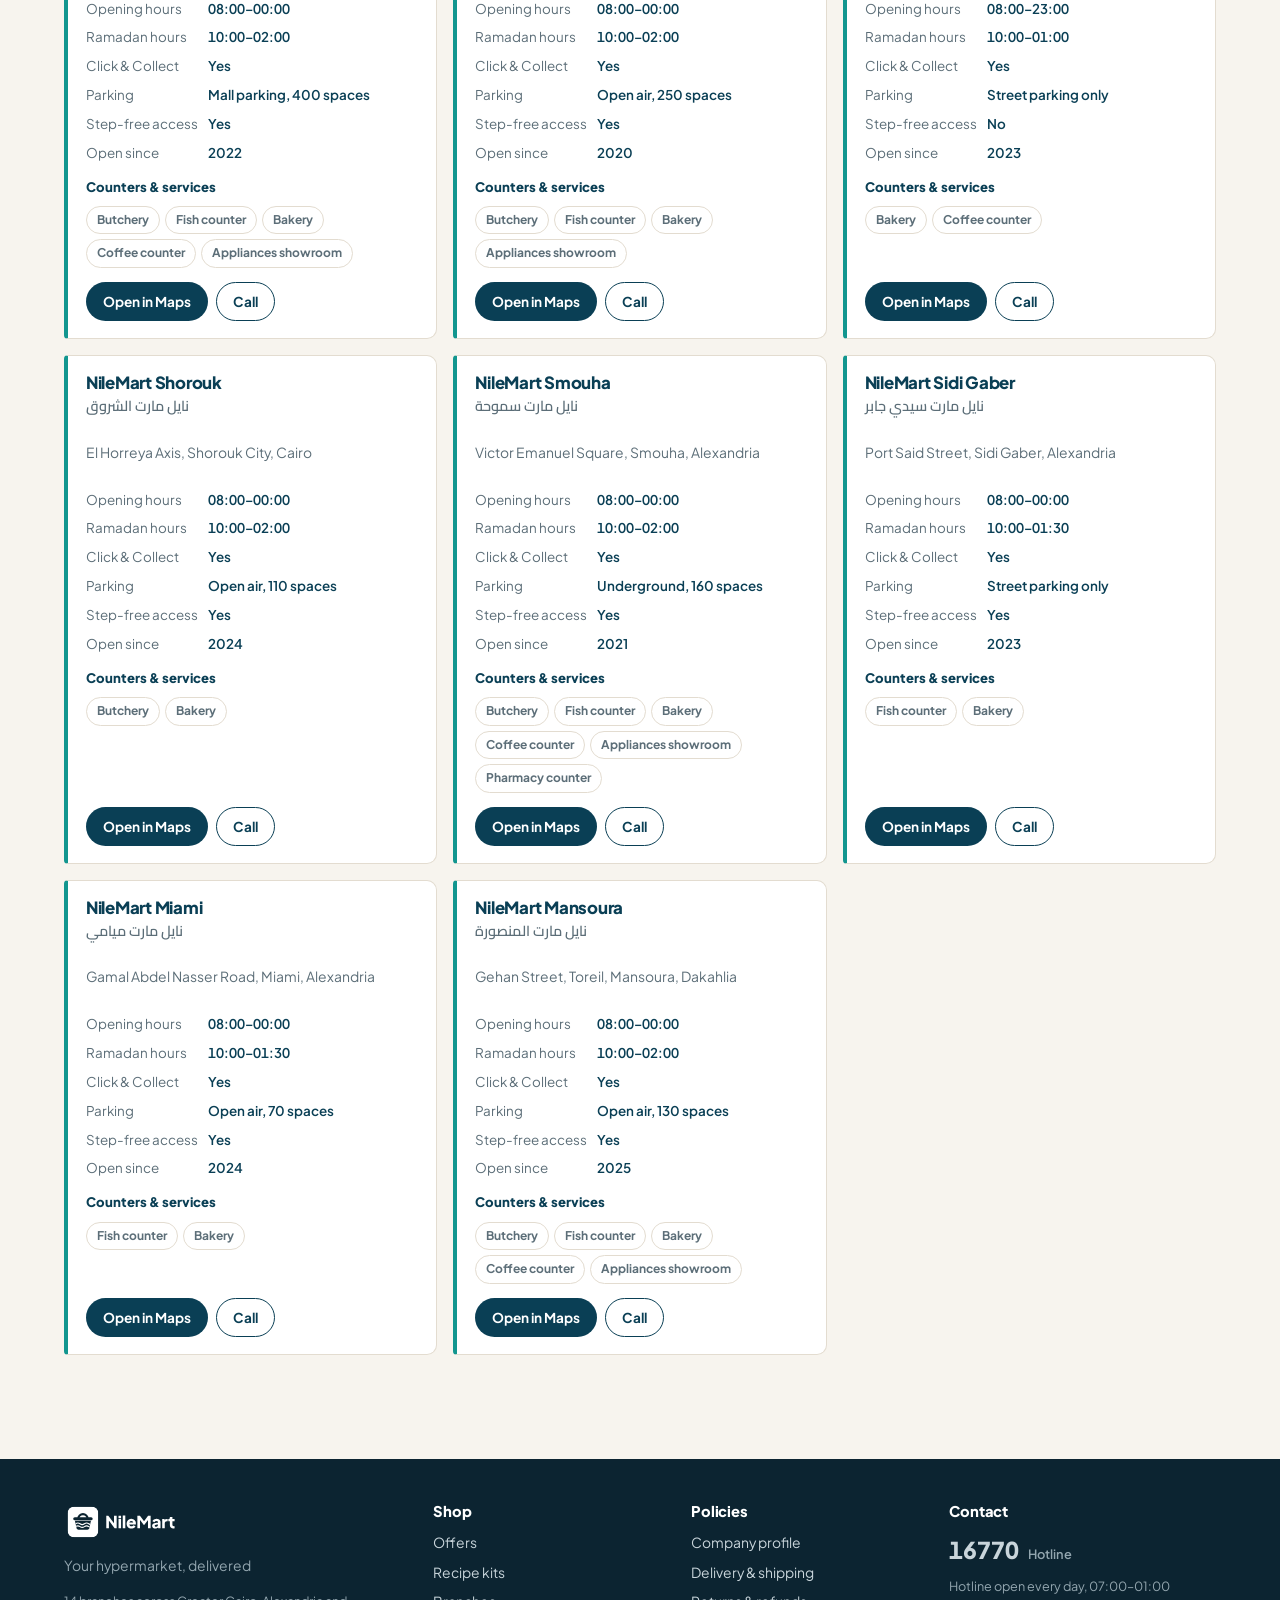
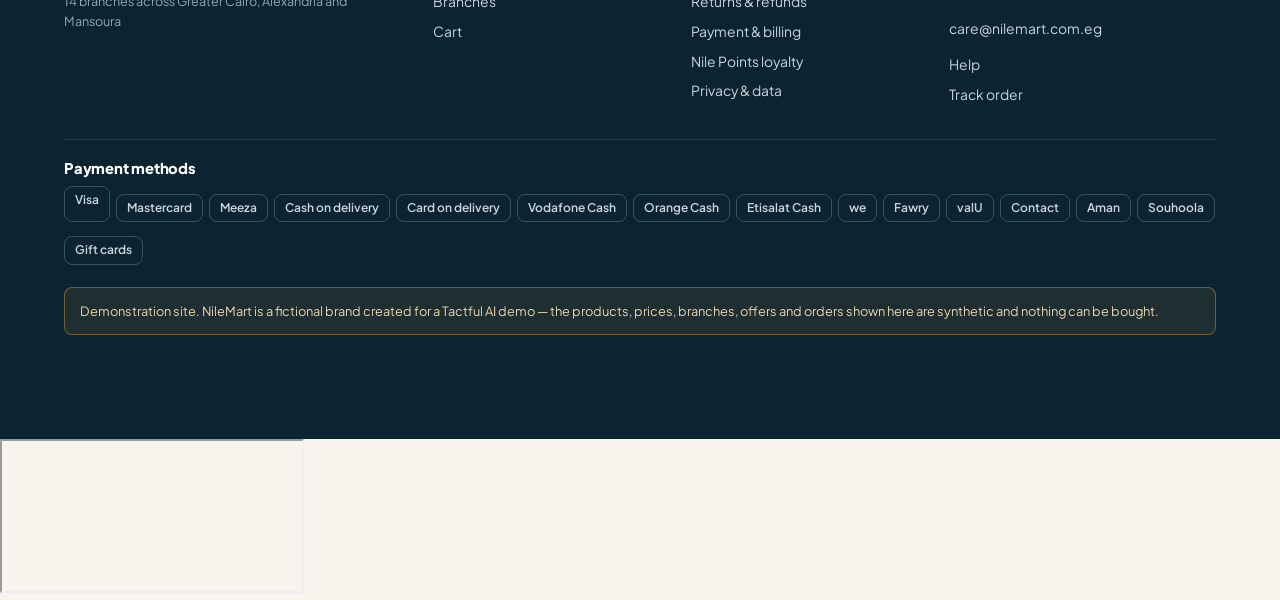
<file: stores.html>
<!doctype html>
<html lang="en" dir="ltr">
<head>
<meta charset="utf-8">
<meta name="viewport" content="width=device-width, initial-scale=1">
<title>NileMart</title>
<meta name="description" content="Cairo, Giza, Alexandria and Mansoura. Addresses, phone numbers, opening and Ramadan hours, services and Click &amp; Collect at every branch.">
<!-- Open Graph / link previews (Facebook, WhatsApp, LinkedIn, Slack, iMessage) -->
<meta property="og:site_name" content="NileMart">
<meta property="og:type" content="website">
<meta property="og:locale" content="en_EG">
<meta property="og:locale:alternate" content="ar_EG">
<meta property="og:url" content="https://ahmedsamra25.github.io/nilemart-demo/stores.html">
<meta property="og:title" content="NileMart branches — 14 stores across Egypt">
<meta property="og:description" content="Cairo, Giza, Alexandria and Mansoura. Addresses, phone numbers, opening and Ramadan hours, services and Click &amp; Collect at every branch.">
<meta property="og:image" content="https://ahmedsamra25.github.io/nilemart-demo/assets/og-stores.png">
<meta property="og:image:type" content="image/png">
<meta property="og:image:width" content="1200">
<meta property="og:image:height" content="630">
<meta property="og:image:alt" content="NileMart — fourteen branches across Egypt">
<meta name="twitter:card" content="summary_large_image">
<meta name="twitter:title" content="NileMart branches — 14 stores across Egypt">
<meta name="twitter:description" content="Cairo, Giza, Alexandria and Mansoura. Addresses, phone numbers, opening and Ramadan hours, services and Click &amp; Collect at every branch.">
<meta name="twitter:image" content="https://ahmedsamra25.github.io/nilemart-demo/assets/og-stores.png">
<link rel="icon" type="image/png" sizes="64x64" href="assets/nilemart-favicon-64.png">
<link rel="icon" type="image/png" sizes="32x32" href="assets/nilemart-favicon-32.png">
<meta name="theme-color" content="#0A3F55">
<link rel="preconnect" href="https://fonts.googleapis.com">
<link rel="preconnect" href="https://fonts.gstatic.com" crossorigin>
<link rel="stylesheet" href="https://fonts.googleapis.com/css2?family=Cairo:wght@400;500;600;700;800&amp;family=Plus+Jakarta+Sans:wght@400;500;600;700;800&amp;display=swap">
<link rel="stylesheet" href="css/styles.css">
<script>
/* Set language before first paint so Arabic never flashes left-to-right. */
try {
  var l = localStorage.getItem('nilemart-lang');
  l = (l === 'ar' || l === 'en') ? l : 'en';
  document.documentElement.lang = l;
  document.documentElement.dir = l === 'ar' ? 'rtl' : 'ltr';
} catch (e) {}
</script>
</head>
<body data-page="stores">

<header id="site-header"></header>

<noscript>
<div class="wrap" style="padding-block:40px">
<p><strong>This storefront needs JavaScript.</strong> Every page is rendered from the NileMart knowledge base in the browser.</p>
<p lang="ar" dir="rtl"><strong>الموقع ده محتاج جافاسكريبت.</strong> كل الصفحات بتتبني من قاعدة معرفة نايل مارت في المتصفح.</p>
</div>
</noscript>

<main id="main">
<div data-stores></div>
</main>

<footer id="site-footer" class="footer"></footer>

<script src="js/i18n.js"></script>
<script src="js/app.js"></script>
<script src="js/cart.js"></script>
<script src="js/components.js"></script>
<script src="js/page-stores.js"></script>
<script src="js/widget-config.js"></script>

<!-- ===== TACTFUL AI WIDGET — workspace 1087 ===== -->
<div id="embedded_messenger">
  <div id="widget-launcher"></div>
  <iframe id="tactful_client" src="https://webchat.tactful.ai/webchat/chatChannel.html"></iframe>
</div>
<script src="https://webchat.tactful.ai/webchat/embed/embed.js"></script>
<link rel="stylesheet" href="https://webchat.tactful.ai/webchat/css/embed.css" />
<script>
  var profileId = "1087";
  var token = "c31cadd034ddeff7bcdc5b1e4ae29fc362433291f543371282e218c73f9f20ee";
  Tactful.start({ profileId: profileId, token: token });
</script>
<!-- ============================================== -->
</body>
</html>
</file>
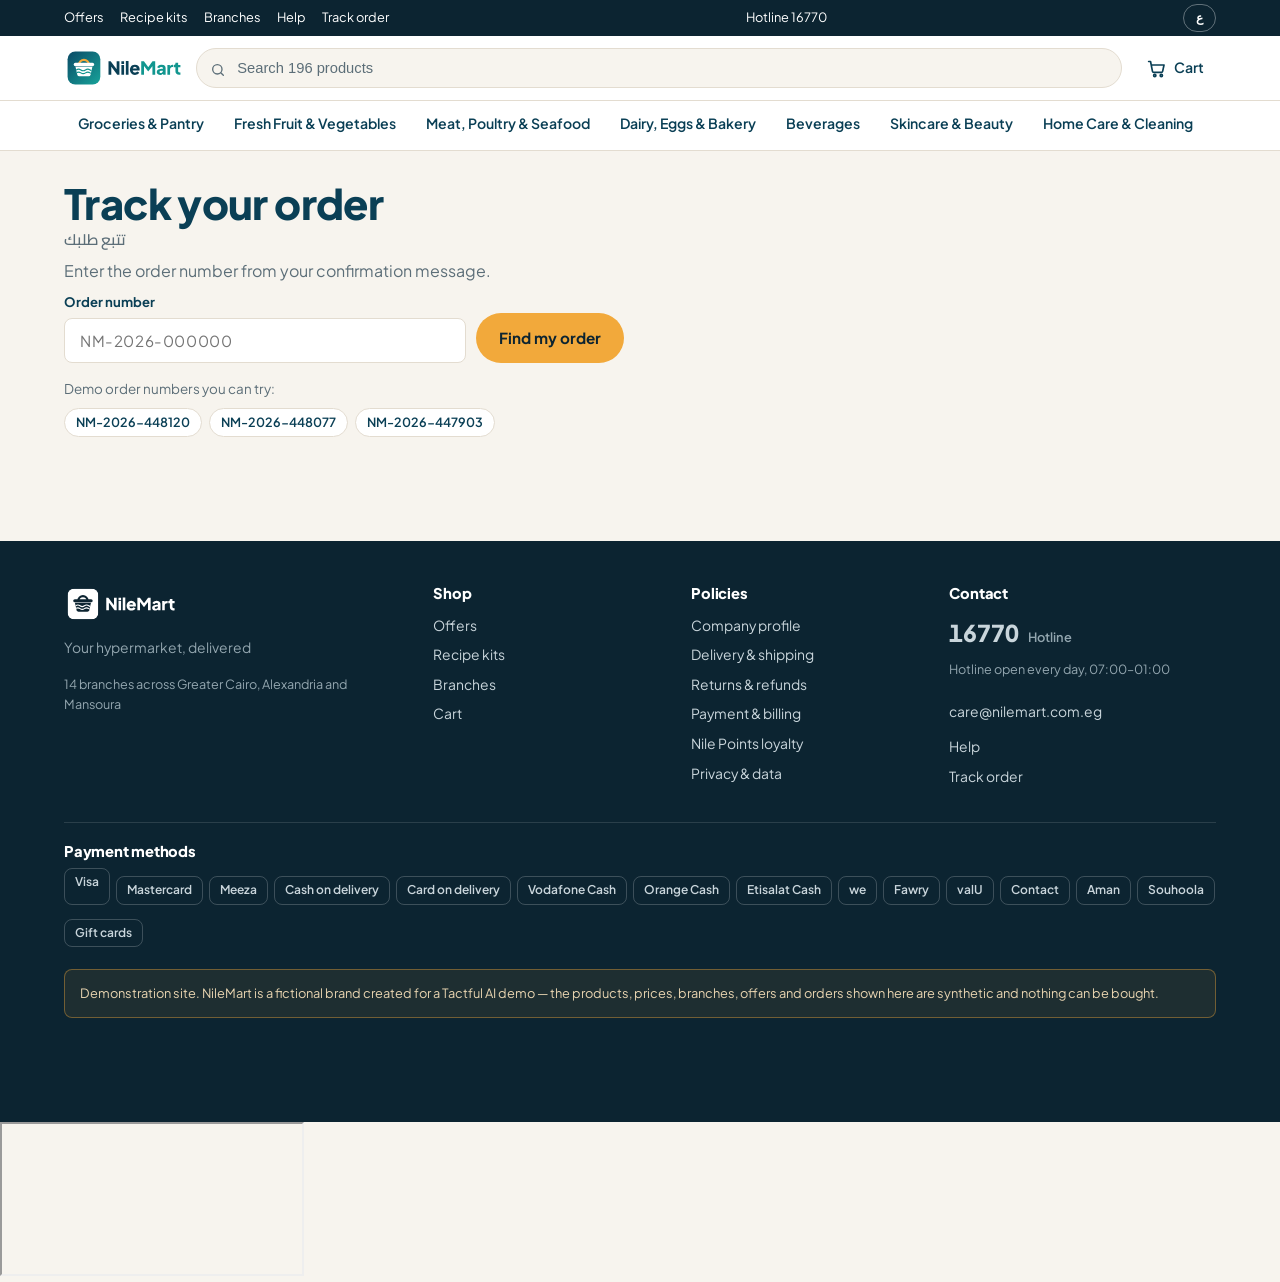
<file: track.html>
<!doctype html>
<html lang="en" dir="ltr">
<head>
<meta charset="utf-8">
<meta name="viewport" content="width=device-width, initial-scale=1">
<title>NileMart</title>
<meta name="description" content="Look up an order to see its status, items and delivery slot, or ask the assistant about a product, an offer or a branch at any hour.">
<!-- Open Graph / link previews (Facebook, WhatsApp, LinkedIn, Slack, iMessage) -->
<meta property="og:site_name" content="NileMart">
<meta property="og:type" content="website">
<meta property="og:locale" content="en_EG">
<meta property="og:locale:alternate" content="ar_EG">
<meta property="og:url" content="https://ahmedsamra25.github.io/nilemart-demo/track.html">
<meta property="og:title" content="Track your order — NileMart">
<meta property="og:description" content="Look up an order to see its status, items and delivery slot, or ask the assistant about a product, an offer or a branch at any hour.">
<meta property="og:image" content="https://ahmedsamra25.github.io/nilemart-demo/assets/og-track.png">
<meta property="og:image:type" content="image/png">
<meta property="og:image:width" content="1200">
<meta property="og:image:height" content="630">
<meta property="og:image:alt" content="NileMart order tracking and help">
<meta name="twitter:card" content="summary_large_image">
<meta name="twitter:title" content="Track your order — NileMart">
<meta name="twitter:description" content="Look up an order to see its status, items and delivery slot, or ask the assistant about a product, an offer or a branch at any hour.">
<meta name="twitter:image" content="https://ahmedsamra25.github.io/nilemart-demo/assets/og-track.png">
<link rel="icon" type="image/png" sizes="64x64" href="assets/nilemart-favicon-64.png">
<link rel="icon" type="image/png" sizes="32x32" href="assets/nilemart-favicon-32.png">
<meta name="theme-color" content="#0A3F55">
<link rel="preconnect" href="https://fonts.googleapis.com">
<link rel="preconnect" href="https://fonts.gstatic.com" crossorigin>
<link rel="stylesheet" href="https://fonts.googleapis.com/css2?family=Cairo:wght@400;500;600;700;800&amp;family=Plus+Jakarta+Sans:wght@400;500;600;700;800&amp;display=swap">
<link rel="stylesheet" href="css/styles.css">
<script>
/* Set language before first paint so Arabic never flashes left-to-right. */
try {
  var l = localStorage.getItem('nilemart-lang');
  l = (l === 'ar' || l === 'en') ? l : 'en';
  document.documentElement.lang = l;
  document.documentElement.dir = l === 'ar' ? 'rtl' : 'ltr';
} catch (e) {}
</script>
</head>
<body data-page="track">

<header id="site-header"></header>

<noscript>
<div class="wrap" style="padding-block:40px">
<p><strong>This storefront needs JavaScript.</strong> Every page is rendered from the NileMart knowledge base in the browser.</p>
<p lang="ar" dir="rtl"><strong>الموقع ده محتاج جافاسكريبت.</strong> كل الصفحات بتتبني من قاعدة معرفة نايل مارت في المتصفح.</p>
</div>
</noscript>

<main id="main">
<div data-track></div>
</main>

<footer id="site-footer" class="footer"></footer>

<script src="js/i18n.js"></script>
<script src="js/app.js"></script>
<script src="js/cart.js"></script>
<script src="js/components.js"></script>
<script src="js/page-track.js"></script>
<script src="js/widget-config.js"></script>

<!-- ===== TACTFUL AI WIDGET — workspace 1087 ===== -->
<div id="embedded_messenger">
  <div id="widget-launcher"></div>
  <iframe id="tactful_client" src="https://webchat.tactful.ai/webchat/chatChannel.html"></iframe>
</div>
<script src="https://webchat.tactful.ai/webchat/embed/embed.js"></script>
<link rel="stylesheet" href="https://webchat.tactful.ai/webchat/css/embed.css" />
<script>
  var profileId = "1087";
  var token = "c31cadd034ddeff7bcdc5b1e4ae29fc362433291f543371282e218c73f9f20ee";
  Tactful.start({ profileId: profileId, token: token });
</script>
<!-- ============================================== -->
</body>
</html>
</file>
<file: css/styles.css>
/* ============================================================================
   NileMart storefront — stylesheet
   Mobile-first. Everything horizontal uses CSS logical properties so the
   Arabic layout mirrors without a parallel set of RTL rules.
   ========================================================================= */

/* ------------------------------------------------------------ 1. tokens -- */
:root {
  /* brand — exact values from NileMart-Brand/README.md */
  --nile-deep: #0A3F55;
  --nile-blue: #0B4A66;
  --teal: #12968F;
  --teal-light: #17A39A;
  --gold: #F2A93B;
  --ink: #0C2431;
  --cream: #F7F4EE;
  --white: #FFFFFF;

  /* derived working neutrals — shades of the brand palette, no new hues.
     --teal-ink is a darkened teal used only where teal must carry small text;
     brand teal does not clear WCAG AA at paragraph size. */
  --teal-ink: #0E7A75;
  --line: #E3DCD0;
  --line-soft: #EFEAE1;
  --muted: #5C6E78;
  --wash: #EEF3F4;
  --gold-wash: #FDF3E2;
  --teal-wash: #E7F4F3;

  --font-latin: 'Plus Jakarta Sans', -apple-system, BlinkMacSystemFont, 'Segoe UI',
                Roboto, 'Helvetica Neue', Arial, sans-serif;
  --font-ar: 'Cairo', 'Plus Jakarta Sans', 'Segoe UI', Tahoma, 'Geeza Pro',
             'Noto Naskh Arabic', sans-serif;

  --r-sm: 8px;
  --r-md: 10px;
  --r-lg: 14px;
  --r-pill: 999px;

  --wrap: 1200px;
  --gutter: 16px;

  /* the chat launcher owns the bottom inline-end corner */
  --widget-reserve: 104px;
}

@media (min-width: 720px) {
  :root { --gutter: 24px; }
}

/* ------------------------------------------------------------- 2. reset -- */
*, *::before, *::after { box-sizing: border-box; }

html { -webkit-text-size-adjust: 100%; }

body {
  margin: 0;
  background: var(--cream);
  color: var(--nile-deep);
  font-family: var(--font-latin);
  font-size: 16px;
  line-height: 1.55;
  -webkit-font-smoothing: antialiased;
  overflow-x: hidden;
}

[dir='rtl'] body,
[dir='rtl'] input,
[dir='rtl'] select,
[dir='rtl'] textarea,
[dir='rtl'] button { font-family: var(--font-ar); }

img {
  max-width: 100%;
  display: block;
  /* lets aspect-ratio drive height instead of the width/height attributes */
  block-size: auto;
}

h1, h2, h3, h4 {
  margin: 0;
  line-height: 1.18;
  font-weight: 800;
  letter-spacing: -0.015em;
  color: var(--nile-deep);
}
[dir='rtl'] h1,
[dir='rtl'] h2,
[dir='rtl'] h3,
[dir='rtl'] h4 { letter-spacing: 0; font-weight: 700; }

p { margin: 0 0 1em; max-width: 68ch; }
p:last-child { margin-bottom: 0; }

a { color: inherit; }

button { font: inherit; color: inherit; }

ul { margin: 0; padding: 0; list-style: none; }

:focus-visible {
  outline: 3px solid var(--teal);
  outline-offset: 2px;
  border-radius: 3px;
}
.on-dark :focus-visible,
.footer :focus-visible,
.promise :focus-visible { outline-color: var(--gold); }

@media (prefers-reduced-motion: reduce) {
  *, *::before, *::after {
    animation-duration: 0.01ms !important;
    animation-iteration-count: 1 !important;
    transition-duration: 0.01ms !important;
    scroll-behavior: auto !important;
  }
}

.visually-hidden {
  position: absolute; width: 1px; height: 1px;
  padding: 0; margin: -1px; overflow: hidden;
  clip: rect(0 0 0 0); white-space: nowrap; border: 0;
}

.skip-link {
  position: absolute;
  inset-inline-start: var(--gutter);
  inset-block-start: -100px;
  z-index: 200;
  background: var(--gold);
  color: var(--ink);
  padding: 10px 18px;
  border-radius: 0 0 var(--r-sm) var(--r-sm);
  font-weight: 700;
  text-decoration: none;
  transition: inset-block-start 0.15s ease;
}
.skip-link:focus { inset-block-start: 0; }

/* ----------------------------------------------------------- 3. layout -- */
.wrap {
  width: 100%;
  max-width: var(--wrap);
  margin-inline: auto;
  padding-inline: var(--gutter);
}

.section { padding-block: 40px; }
.section--tight { padding-block: 28px; }
.section--flush { padding-block-start: 0; }

@media (min-width: 900px) {
  .section { padding-block: 56px; }
  .section--tight { padding-block: 36px; }
  .section--flush { padding-block-start: 0; }
}

/* The final content block clears the chat launcher's corner. */
.page-end { padding-block-end: var(--widget-reserve); }

.section-head {
  display: flex;
  flex-wrap: wrap;
  align-items: flex-end;
  justify-content: space-between;
  gap: 8px 20px;
  margin-block-end: 20px;
}

.section-head h2 {
  font-size: clamp(1.4rem, 1.15rem + 1.1vw, 1.95rem);
}

/* The Arabic name of a section sits under its English name, and vice versa.
   The bilingual pair is the structural device — no all-caps eyebrows. */
.section-head__alt {
  display: block;
  margin-block-start: 3px;
  font-family: var(--font-ar);
  font-size: 0.95rem;
  font-weight: 600;
  color: var(--muted);
  letter-spacing: 0;
}
[dir='rtl'] .section-head__alt { font-family: var(--font-latin); font-weight: 500; }

.section-head p { color: var(--muted); font-size: 0.95rem; margin: 0; }

.link-more {
  display: inline-flex;
  align-items: center;
  gap: 6px;
  color: var(--teal-ink);
  font-weight: 700;
  font-size: 0.92rem;
  text-decoration: none;
  white-space: nowrap;
}
.link-more:hover { text-decoration: underline; text-underline-offset: 3px; }
.link-more svg { inline-size: 14px; block-size: 14px; }
[dir='rtl'] .link-more svg { transform: scaleX(-1); }

.page-head { padding-block: 28px 8px; }
.page-head h1 { font-size: clamp(1.75rem, 1.3rem + 2vw, 2.6rem); }
.page-head p { color: var(--muted); margin-block-start: 10px; }

/* --------------------------------------------------------- 4. utilities -- */
.btn {
  display: inline-flex;
  align-items: center;
  justify-content: center;
  gap: 8px;
  padding: 12px 22px;
  border: 1px solid transparent;
  border-radius: var(--r-pill);
  font-weight: 700;
  font-size: 0.95rem;
  text-decoration: none;
  cursor: pointer;
  transition: background-color 0.15s ease, border-color 0.15s ease, color 0.15s ease;
}
.btn--primary { background: var(--gold); color: var(--ink); }
.btn--primary:hover { background: #E59B27; }
.btn--deep { background: var(--nile-deep); color: var(--white); }
.btn--deep:hover { background: var(--ink); }
.btn--ghost {
  background: transparent;
  color: var(--nile-deep);
  border-color: var(--nile-deep);
}
.btn--ghost:hover { background: var(--nile-deep); color: var(--white); }
.btn--block { inline-size: 100%; }
.btn[disabled] { opacity: 0.5; cursor: not-allowed; }

.chip {
  display: inline-flex;
  align-items: center;
  gap: 5px;
  padding: 4px 10px;
  border-radius: var(--r-pill);
  font-size: 0.75rem;
  font-weight: 700;
  background: var(--wash);
  color: var(--nile-deep);
  white-space: nowrap;
}
.chip--gold { background: var(--gold); color: var(--ink); }
.chip--teal { background: var(--teal-wash); color: var(--teal-ink); }
.chip--quiet { background: transparent; border: 1px solid var(--line); color: var(--muted); }

/* Price is the display type of a grocery shelf: the numeral dominates and the
   unit is set small beside it. Tabular figures keep columns aligned. */
.price {
  display: inline-flex;
  align-items: baseline;
  gap: 4px;
  font-variant-numeric: tabular-nums;
  font-family: var(--font-latin);
  font-weight: 800;
  color: var(--nile-deep);
  letter-spacing: -0.02em;
  direction: ltr;
}
.price__unit {
  font-size: 0.68em;
  font-weight: 700;
  color: var(--muted);
  letter-spacing: 0;
}
.price--lg { font-size: 1.75rem; }
.price--was {
  font-size: 0.85rem;
  font-weight: 600;
  color: var(--muted);
  text-decoration: line-through;
  text-decoration-thickness: 1.5px;
}
.price--was .price__unit { font-size: 0.8em; }

.empty {
  display: flex;
  flex-direction: column;
  align-items: center;
  text-align: center;
  gap: 14px;
  padding: 48px 20px;
  background: var(--white);
  border: 1px solid var(--line);
  border-radius: var(--r-lg);
}
.empty img { inline-size: 132px; opacity: 0.85; }
.empty h2 { font-size: 1.2rem; }
.empty p { color: var(--muted); font-size: 0.95rem; margin: 0; max-width: 46ch; }

/* ------------------------------------------------------------ 5. header -- */
.utility {
  background: var(--ink);
  color: var(--white);
  font-size: 0.8rem;
}
.utility .wrap {
  display: flex;
  align-items: center;
  justify-content: space-between;
  gap: 12px;
  min-block-size: 36px;
}
.utility a { color: var(--white); text-decoration: none; }
.utility a:hover { text-decoration: underline; }
.utility__note { color: #B8C6CD; display: none; }
@media (min-width: 720px) { .utility__note { display: block; } }

.lang-toggle {
  display: inline-flex;
  align-items: center;
  gap: 6px;
  background: transparent;
  border: 1px solid rgba(255, 255, 255, 0.35);
  border-radius: var(--r-pill);
  padding: 3px 12px;
  font-size: 0.78rem;
  font-weight: 700;
  color: var(--white);
  cursor: pointer;
}
.lang-toggle:hover { background: rgba(255, 255, 255, 0.12); border-color: var(--white); }

.header {
  position: sticky;
  inset-block-start: 0;
  z-index: 60;
  background: var(--white);
  border-block-end: 1px solid var(--line);
}
.header__bar {
  display: flex;
  align-items: center;
  gap: 12px;
  min-block-size: 64px;
}
.header__logo { flex: 0 0 auto; display: block; }
.header__logo img { block-size: 34px; inline-size: auto; }
@media (min-width: 720px) { .header__logo img { block-size: 40px; } }

.header__search {
  flex: 1 1 auto;
  position: relative;
  display: none;
}
@media (min-width: 860px) { .header__search { display: block; } }

.search-field {
  inline-size: 100%;
  padding: 11px 16px;
  padding-inline-start: 40px;
  border: 1px solid var(--line);
  border-radius: var(--r-pill);
  background: var(--cream);
  font-size: 0.92rem;
  color: var(--nile-deep);
}
.search-field::placeholder { color: var(--muted); }
.search-field:focus { background: var(--white); border-color: var(--teal); outline: none; }
.search-icon {
  position: absolute;
  inset-inline-start: 14px;
  inset-block-start: 50%;
  transform: translateY(-50%);
  inline-size: 16px;
  block-size: 16px;
  color: var(--muted);
  pointer-events: none;
}

.header__actions { margin-inline-start: auto; display: flex; align-items: center; gap: 4px; }

.icon-btn {
  display: inline-flex;
  align-items: center;
  gap: 7px;
  padding: 9px 12px;
  background: transparent;
  border: 0;
  border-radius: var(--r-sm);
  text-decoration: none;
  font-weight: 600;
  font-size: 0.88rem;
  cursor: pointer;
  color: var(--nile-deep);
}
.icon-btn:hover { background: var(--cream); }
.icon-btn svg { inline-size: 21px; block-size: 21px; flex: 0 0 auto; }
.icon-btn__label { display: none; }
@media (min-width: 720px) { .icon-btn__label { display: inline; } }

.cart-btn { position: relative; }
.cart-count {
  position: absolute;
  inset-block-start: 2px;
  inset-inline-start: 24px;
  min-inline-size: 18px;
  block-size: 18px;
  padding-inline: 4px;
  border-radius: var(--r-pill);
  background: var(--gold);
  color: var(--ink);
  font-size: 0.68rem;
  font-weight: 800;
  line-height: 18px;
  text-align: center;
  font-variant-numeric: tabular-nums;
}
.cart-count[hidden] { display: none; }

/* category nav — scrolls sideways on small screens */
.catnav { background: var(--white); border-block-end: 1px solid var(--line); }
.catnav__list {
  display: flex;
  gap: 2px;
  overflow-x: auto;
  scrollbar-width: none;
  -ms-overflow-style: none;
}
.catnav__list::-webkit-scrollbar { display: none; }
.catnav__list a {
  display: block;
  padding: 12px 14px;
  white-space: nowrap;
  font-size: 0.88rem;
  font-weight: 600;
  color: var(--nile-deep);
  text-decoration: none;
  border-block-end: 3px solid transparent;
}
.catnav__list a:hover { color: var(--teal-ink); }
.catnav__list a[aria-current='page'] {
  color: var(--teal-ink);
  border-block-end-color: var(--teal);
}
.catnav__list .is-offer { color: var(--teal-ink); }

/* --------------------------------------------------------------- 6. hero -- */
.hero { padding-block: 28px 8px; }
.hero__grid { display: grid; gap: 26px; align-items: center; }
@media (min-width: 900px) {
  .hero { padding-block: 44px 12px; }
  .hero__grid { grid-template-columns: 1.05fr 0.95fr; gap: 48px; }
}

.hero h1 {
  font-size: clamp(1.9rem, 1.25rem + 2.9vw, 3.1rem);
  line-height: 1.08;
  max-inline-size: 15ch;
}
.hero__lead {
  margin-block: 16px 24px;
  font-size: clamp(0.98rem, 0.94rem + 0.2vw, 1.08rem);
  color: var(--muted);
  max-inline-size: 52ch;
}
.hero__cta { display: flex; flex-wrap: wrap; gap: 10px; }

/* A 2×2 of real catalogue items, offset like a market display. Each tile is a
   link to that product — the image does a job, it is not a wash. */
.hero__mosaic {
  display: grid;
  grid-template-columns: 1fr 1fr;
  gap: 10px;
  inline-size: 100%;
  max-inline-size: 460px;
  margin-inline-start: auto;
}
@media (min-width: 560px) { .hero__mosaic { gap: 14px; } }
.hero__mosaic > a:nth-child(2n) { margin-block-start: 22px; }
@media (min-width: 900px) { .hero__mosaic > a:nth-child(2n) { margin-block-start: 34px; } }

.mosaic-tile {
  position: relative;
  display: block;
  border-radius: var(--r-lg);
  overflow: hidden;
  background: var(--white);
  border: 1px solid var(--line);
  text-decoration: none;
}
.mosaic-tile img {
  aspect-ratio: 1 / 1;
  inline-size: 100%;
  object-fit: cover;
  transition: transform 0.35s ease;
}
.mosaic-tile:hover img { transform: scale(1.04); }
.mosaic-tile__cap {
  padding: 9px 11px;
  border-block-start: 1px solid var(--line-soft);
  font-size: 0.78rem;
  font-weight: 700;
  color: var(--nile-deep);
  line-height: 1.3;
  display: -webkit-box;
  -webkit-line-clamp: 2;
  -webkit-box-orient: vertical;
  overflow: hidden;
}
.mosaic-tile__flag {
  position: absolute;
  inset-block-start: 9px;
  inset-inline-start: 9px;
  padding: 3px 9px;
  border-radius: var(--r-pill);
  background: var(--gold);
  color: var(--ink);
  font-size: 0.68rem;
  font-weight: 800;
}

/* ---------------------------------------------------- 7. category tiles -- */
.tiles {
  display: grid;
  grid-template-columns: repeat(2, 1fr);
  gap: 12px;
}
@media (min-width: 620px) { .tiles { grid-template-columns: repeat(3, 1fr); gap: 16px; } }
@media (min-width: 980px) { .tiles { grid-template-columns: repeat(4, 1fr); } }

.tile {
  position: relative;
  display: block;
  border-radius: var(--r-lg);
  overflow: hidden;
  text-decoration: none;
  background: var(--nile-deep);
  isolation: isolate;
}
.tile img {
  aspect-ratio: 4 / 3;
  inline-size: 100%;
  object-fit: cover;
  transition: transform 0.4s ease;
}
.tile:hover img { transform: scale(1.05); }
.tile__body {
  display: block;
  padding: 12px 13px 14px;
  background: linear-gradient(135deg, var(--nile-blue), var(--teal-light));
  color: var(--white);
}
.tile__name {
  display: block;
  font-size: 0.95rem;
  font-weight: 800;
  line-height: 1.25;
  letter-spacing: -0.01em;
}
.tile__alt {
  display: block;
  margin-block-start: 2px;
  font-family: var(--font-ar);
  font-size: 0.85rem;
  font-weight: 600;
  color: rgba(255, 255, 255, 0.82);
  letter-spacing: 0;
}
[dir='rtl'] .tile__name { font-family: var(--font-ar); letter-spacing: 0; font-weight: 700; }
[dir='rtl'] .tile__alt { font-family: var(--font-latin); font-weight: 500; }
.tile__count {
  display: block;
  margin-block-start: 7px;
  font-size: 0.75rem;
  font-weight: 700;
  color: var(--gold);
  font-variant-numeric: tabular-nums;
}

/* ----------------------------------------------------- 8. product cards -- */
.grid-products {
  display: grid;
  grid-template-columns: repeat(auto-fill, minmax(148px, 1fr));
  gap: 12px;
}
@media (min-width: 620px) {
  .grid-products { grid-template-columns: repeat(auto-fill, minmax(190px, 1fr)); gap: 16px; }
}

/* Rails scroll sideways and mirror automatically under dir=rtl. */
.rail {
  display: grid;
  grid-auto-flow: column;
  grid-auto-columns: minmax(152px, 1fr);
  gap: 12px;
  overflow-x: auto;
  padding-block-end: 10px;
  scroll-snap-type: x proximity;
  scrollbar-width: thin;
  scrollbar-color: var(--line) transparent;
}
.rail > * { scroll-snap-align: start; }
.rail::-webkit-scrollbar { block-size: 8px; }
.rail::-webkit-scrollbar-thumb { background: var(--line); border-radius: var(--r-pill); }
@media (min-width: 620px) { .rail { grid-auto-columns: minmax(200px, 1fr); gap: 16px; } }
.rail--wide { grid-auto-columns: minmax(250px, 1fr); }
@media (min-width: 620px) { .rail--wide { grid-auto-columns: minmax(310px, 1fr); } }

/* Flat, bordered, shadowless — a shelf, not a floating card. */
.pcard {
  position: relative;
  display: flex;
  flex-direction: column;
  background: var(--white);
  border: 1px solid var(--line);
  border-radius: var(--r-md);
  overflow: hidden;
  transition: border-color 0.15s ease, transform 0.15s ease;
}
.pcard:hover { border-color: var(--teal); transform: translateY(-2px); }

.pcard__media { position: relative; background: var(--cream); }
.pcard__media img {
  aspect-ratio: 1 / 1;
  inline-size: 100%;
  object-fit: cover;
}
.pcard__link { text-decoration: none; color: inherit; display: block; }

.pcard__flags {
  position: absolute;
  inset-block-start: 8px;
  inset-inline-start: 8px;
  display: flex;
  flex-direction: column;
  align-items: flex-start;
  gap: 4px;
}
.flag {
  padding: 3px 8px;
  border-radius: var(--r-sm);
  font-size: 0.68rem;
  font-weight: 800;
  line-height: 1.4;
}
.flag--offer { background: var(--gold); color: var(--ink); }
.flag--season { background: var(--teal); color: var(--white); }
.flag--best { background: var(--nile-deep); color: var(--white); }

.pcard__body {
  display: flex;
  flex-direction: column;
  flex: 1 1 auto;
  padding: 11px 12px 12px;
  gap: 4px;
}
.pcard__title {
  font-size: 0.87rem;
  font-weight: 700;
  line-height: 1.32;
  color: var(--nile-deep);
  display: -webkit-box;
  -webkit-line-clamp: 2;
  -webkit-box-orient: vertical;
  overflow: hidden;
}
.pcard__meta { font-size: 0.75rem; color: var(--muted); }

/* the shelf-edge label: a hairline, then the price block */
.pcard__price {
  margin-block-start: auto;
  padding-block-start: 9px;
  border-block-start: 1px solid var(--line-soft);
  display: flex;
  align-items: baseline;
  flex-wrap: wrap;
  gap: 4px 8px;
}
.pcard__price .price { font-size: 1.12rem; }

.pcard__add {
  margin-block-start: 9px;
  inline-size: 100%;
  padding: 8px 10px;
  border: 1px solid var(--nile-deep);
  border-radius: var(--r-pill);
  background: var(--white);
  color: var(--nile-deep);
  font-size: 0.82rem;
  font-weight: 700;
  cursor: pointer;
  transition: background-color 0.15s ease, color 0.15s ease, border-color 0.15s ease;
}
.pcard__add:hover { background: var(--nile-deep); color: var(--white); }
.pcard__add.is-added { background: var(--teal); border-color: var(--teal); color: var(--white); }
.pcard__add[disabled] { border-color: var(--line); color: var(--muted); background: var(--white); }

/* ---------------------------------------------------------- 9. filters -- */
.layout-side { display: grid; gap: 20px; }
/* without this a wide <pre> or table stretches the grid track */
.layout-side > * { min-inline-size: 0; }
@media (min-width: 900px) {
  .layout-side { grid-template-columns: 250px 1fr; gap: 32px; align-items: start; }
}

.filters {
  background: var(--white);
  border: 1px solid var(--line);
  border-radius: var(--r-lg);
  padding: 16px;
}
@media (min-width: 900px) {
  .filters,
  .summary,
  .policy-nav {
    position: sticky;
    inset-block-start: 84px;
    /* never grow far enough down to reach the reserved corner */
    max-block-size: calc(100vh - 84px - var(--widget-reserve));
    overflow-y: auto;
  }
}

.filters__group + .filters__group { margin-block-start: 18px; padding-block-start: 16px; border-block-start: 1px solid var(--line-soft); }
.filters__legend {
  font-size: 0.82rem;
  font-weight: 800;
  color: var(--nile-deep);
  margin-block-end: 9px;
  display: block;
}
.filters__scroll { max-block-size: 210px; overflow-y: auto; }

.check {
  display: flex;
  align-items: center;
  gap: 9px;
  padding: 4px 0;
  font-size: 0.86rem;
  color: var(--nile-deep);
  cursor: pointer;
}
.check input { inline-size: 16px; block-size: 16px; accent-color: var(--teal); flex: 0 0 auto; }
.check span { flex: 1 1 auto; }
.check__n { color: var(--muted); font-size: 0.78rem; font-variant-numeric: tabular-nums; }

.range-row { display: flex; align-items: center; justify-content: space-between; font-size: 0.85rem; font-weight: 700; }
input[type='range'] { inline-size: 100%; accent-color: var(--teal); margin-block-start: 8px; }

.toolbar {
  display: flex;
  flex-wrap: wrap;
  align-items: center;
  justify-content: space-between;
  gap: 10px;
  margin-block-end: 16px;
}
.toolbar__count { font-size: 0.88rem; color: var(--muted); font-variant-numeric: tabular-nums; }

.select {
  padding: 9px 14px;
  border: 1px solid var(--line);
  border-radius: var(--r-pill);
  background: var(--white);
  font-size: 0.87rem;
  font-weight: 600;
  color: var(--nile-deep);
  cursor: pointer;
}
.select:focus { border-color: var(--teal); outline: none; }

.filters-toggle { display: inline-flex; }
@media (min-width: 900px) { .filters-toggle { display: none; } }
@media (max-width: 899px) { .filters.is-collapsed { display: none; } }

/* ----------------------------------------------------- 10. product page -- */
.product { display: grid; gap: 24px; align-items: start; }
@media (min-width: 860px) { .product { grid-template-columns: 1fr 1fr; gap: 44px; } }

.product__media {
  background: var(--white);
  border: 1px solid var(--line);
  border-radius: var(--r-lg);
  overflow: hidden;
  position: relative;
}
.product__media img { aspect-ratio: 1 / 1; inline-size: 100%; object-fit: cover; }

.crumb { font-size: 0.85rem; color: var(--muted); margin-block-end: 12px; }
.crumb a { color: var(--teal-ink); font-weight: 600; text-decoration: none; }
.crumb a:hover { text-decoration: underline; }

.product h1 { font-size: clamp(1.5rem, 1.15rem + 1.6vw, 2.1rem); }
.product__size { margin-block-start: 8px; color: var(--muted); font-size: 0.95rem; }

.product__pricebox {
  margin-block: 18px;
  padding-block: 16px;
  border-block: 1px solid var(--line);
  display: flex;
  align-items: baseline;
  flex-wrap: wrap;
  gap: 8px 14px;
}

.product__flags { display: flex; flex-wrap: wrap; gap: 6px; margin-block-end: 14px; }

.product__body { color: var(--nile-deep); font-size: 0.95rem; }
.product__body p { margin-block-end: 0.9em; }
.product__body ul { margin-block: 0.6em; padding-inline-start: 1.1em; list-style: disc; }
.product__body li { margin-block-end: 4px; color: var(--muted); }

.spec {
  margin-block-start: 22px;
  display: grid;
  gap: 0;
  border: 1px solid var(--line);
  border-radius: var(--r-md);
  overflow: hidden;
  background: var(--white);
}
.spec__row {
  display: grid;
  grid-template-columns: 40% 1fr;
  gap: 12px;
  padding: 10px 14px;
  font-size: 0.87rem;
}
.spec__row + .spec__row { border-block-start: 1px solid var(--line-soft); }
.spec__row dt { color: var(--muted); font-weight: 600; margin: 0; }
.spec__row dd { margin: 0; font-weight: 600; }

.note {
  margin-block-start: 16px;
  padding: 12px 14px;
  border-radius: var(--r-md);
  background: var(--teal-wash);
  border-inline-start: 3px solid var(--teal);
  font-size: 0.87rem;
  color: var(--nile-deep);
}
.note--gold { background: var(--gold-wash); border-inline-start-color: var(--gold); }

.buybar { display: flex; gap: 10px; margin-block-start: 22px; }
.buybar .btn { flex: 1 1 auto; }

/* ----------------------------------------------------------- 11. offers -- */
.grid-offers { display: grid; gap: 16px; grid-template-columns: 1fr; }
@media (min-width: 680px) { .grid-offers { grid-template-columns: repeat(2, 1fr); } }
@media (min-width: 1040px) { .grid-offers { grid-template-columns: repeat(3, 1fr); } }

/* A ticket: gold rule at the top, notched on the inline-start edge. */
.offer {
  position: relative;
  display: flex;
  flex-direction: column;
  background: var(--white);
  border: 1px solid var(--line);
  border-block-start: 4px solid var(--gold);
  border-radius: 4px var(--r-lg) var(--r-lg) 4px;
  padding: 18px;
  overflow: hidden;
}
[dir='rtl'] .offer { border-radius: var(--r-lg) 4px 4px var(--r-lg); }
.offer::before,
.offer::after {
  content: '';
  position: absolute;
  inset-inline-start: -9px;
  inline-size: 18px;
  block-size: 18px;
  border-radius: 50%;
  background: var(--cream);
  border: 1px solid var(--line);
}
.offer::before { inset-block-start: 50%; margin-block-start: -26px; }
.offer::after { inset-block-start: 50%; margin-block-start: 8px; }

.offer__nocode { align-self: start; margin-block-end: 12px; }
.offer h3 { font-size: 1.12rem; line-height: 1.25; }
.offer__desc { margin-block: 9px 14px; font-size: 0.9rem; color: var(--muted); }

.offer__code {
  display: flex;
  align-items: center;
  gap: 10px;
  margin-block-end: 12px;
  padding: 9px 12px;
  border: 1.5px dashed var(--gold);
  border-radius: var(--r-sm);
  background: var(--gold-wash);
}
.offer__code strong {
  font-family: var(--font-latin);
  font-size: 1rem;
  font-weight: 800;
  letter-spacing: 0.06em;
  color: var(--ink);
  direction: ltr;
}
.offer__code small { color: var(--muted); font-size: 0.76rem; }
.offer__copy {
  margin-inline-start: auto;
  padding: 4px 11px;
  border: 1px solid var(--nile-deep);
  border-radius: var(--r-pill);
  background: transparent;
  font-size: 0.75rem;
  font-weight: 700;
  cursor: pointer;
}
.offer__copy:hover { background: var(--nile-deep); color: var(--white); }

.offer__facts { margin-block-start: auto; display: grid; gap: 7px; font-size: 0.82rem; }
.offer__fact { display: flex; gap: 10px; align-items: baseline; }
.offer__fact dt { color: var(--muted); flex: 0 0 auto; min-inline-size: 104px; margin: 0; }
.offer__fact dd { margin: 0; font-weight: 600; }
.offer__terms {
  margin-block-start: 12px;
  padding-block-start: 12px;
  border-block-start: 1px solid var(--line-soft);
  font-size: 0.79rem;
  color: var(--muted);
  line-height: 1.5;
}

/* strip on the home page */
.offer-strip { background: var(--gold-wash); border-block: 1px solid #F0E2C6; }

.ocard {
  display: flex;
  flex-direction: column;
  gap: 7px;
  padding: 15px 16px;
  background: var(--white);
  border: 1px solid #EFDCB6;
  border-radius: var(--r-md);
  text-decoration: none;
}
.ocard:hover { border-color: var(--gold); }
.ocard__name { font-size: 0.95rem; font-weight: 800; line-height: 1.28; }
.ocard__desc {
  font-size: 0.82rem;
  color: var(--muted);
  display: -webkit-box;
  -webkit-line-clamp: 2;
  -webkit-box-orient: vertical;
  overflow: hidden;
}
.ocard__foot { margin-block-start: auto; padding-block-start: 8px; display: flex; flex-wrap: wrap; gap: 6px; align-items: center; }

/* ---------------------------------------------------------- 12. bundles -- */
.grid-bundles { display: grid; gap: 16px; grid-template-columns: 1fr; }
@media (min-width: 680px) { .grid-bundles { grid-template-columns: repeat(2, 1fr); } }
@media (min-width: 1040px) { .grid-bundles { grid-template-columns: repeat(3, 1fr); } }

.bundle {
  display: flex;
  flex-direction: column;
  background: var(--white);
  border: 1px solid var(--line);
  border-radius: var(--r-lg);
  overflow: hidden;
}
.bundle__media img { aspect-ratio: 16 / 9; inline-size: 100%; object-fit: cover; }
.bundle__body { padding: 15px 16px 16px; display: flex; flex-direction: column; flex: 1 1 auto; }
.bundle h3 { font-size: 1.05rem; }
.bundle__desc { margin-block: 8px 12px; font-size: 0.87rem; color: var(--muted); }

.bundle__stats { display: flex; flex-wrap: wrap; gap: 6px; margin-block-end: 12px; }

.bundle__items {
  margin-block-end: 14px;
  padding: 11px 13px;
  background: var(--cream);
  border-radius: var(--r-sm);
  font-size: 0.8rem;
  line-height: 1.7;
  color: var(--muted);
}
.bundle__items li { display: flex; gap: 8px; }
.bundle__items li::before { content: '·'; color: var(--teal); font-weight: 800; }

.bundle__pricing {
  margin-block-start: auto;
  padding-block-start: 12px;
  border-block-start: 1px solid var(--line-soft);
  display: flex;
  align-items: flex-end;
  justify-content: space-between;
  flex-wrap: wrap;
  gap: 8px;
}
.bundle__label { font-size: 0.74rem; color: var(--muted); font-weight: 600; display: block; margin-block-end: 1px; }

/* ----------------------------------------------------------- 13. stores -- */
.grid-stores { display: grid; gap: 16px; grid-template-columns: 1fr; }
@media (min-width: 680px) { .grid-stores { grid-template-columns: repeat(2, 1fr); } }
@media (min-width: 1060px) { .grid-stores { grid-template-columns: repeat(3, 1fr); } }

.store {
  display: flex;
  flex-direction: column;
  background: var(--white);
  border: 1px solid var(--line);
  border-inline-start: 4px solid var(--teal);
  border-radius: 4px var(--r-md) var(--r-md) 4px;
  padding: 17px 18px;
}
[dir='rtl'] .store { border-radius: var(--r-md) 4px 4px var(--r-md); }
.store h3 { font-size: 1.05rem; }
.store__alt { margin-block-start: 2px; font-family: var(--font-ar); font-size: 0.9rem; font-weight: 600; color: var(--muted); }
[dir='rtl'] .store__alt { font-family: var(--font-latin); font-weight: 500; }
.store__addr { margin-block: 10px 13px; font-size: 0.87rem; color: var(--muted); }

.store__rows { display: grid; gap: 8px; font-size: 0.84rem; margin-block-end: 13px; }
.store__row { display: grid; grid-template-columns: 112px 1fr; gap: 10px; align-items: baseline; }
.store__row dt { color: var(--muted); margin: 0; }
.store__row dd { margin: 0; font-weight: 600; }
.store__time { font-variant-numeric: tabular-nums; direction: ltr; display: inline-block; }
[dir='rtl'] .store__time { text-align: right; }

.store__services { display: flex; flex-wrap: wrap; gap: 5px; margin-block-end: 14px; }
.store__actions { margin-block-start: auto; display: flex; flex-wrap: wrap; gap: 8px; }
.store__actions .btn { padding: 8px 16px; font-size: 0.85rem; }

/* -------------------------------------------------------------- 14. faq -- */
.faq-search { position: relative; margin-block-end: 22px; max-inline-size: 520px; }
.faq-search .search-field { padding-block: 13px; background: var(--white); }

.topicnav { display: flex; flex-wrap: wrap; gap: 7px; margin-block-end: 24px; }
.topicnav button {
  padding: 7px 14px;
  border: 1px solid var(--line);
  border-radius: var(--r-pill);
  background: var(--white);
  font-size: 0.82rem;
  font-weight: 600;
  cursor: pointer;
  color: var(--nile-deep);
}
.topicnav button:hover { border-color: var(--teal); }
.topicnav button[aria-pressed='true'] { background: var(--nile-deep); border-color: var(--nile-deep); color: var(--white); }

.faq-topic + .faq-topic { margin-block-start: 30px; }
.faq-topic h2 { font-size: 1.15rem; margin-block-end: 12px; }
.faq-topic h2 span {
  font-family: var(--font-ar);
  font-weight: 600;
  font-size: 0.92rem;
  color: var(--muted);
  margin-inline-start: 9px;
}
[dir='rtl'] .faq-topic h2 span { font-family: var(--font-latin); font-weight: 500; }

.qa { background: var(--white); border: 1px solid var(--line); border-radius: var(--r-md); overflow: hidden; }
.qa + .qa { margin-block-start: 8px; }
.qa__q {
  inline-size: 100%;
  display: flex;
  align-items: center;
  gap: 12px;
  padding: 14px 16px;
  background: transparent;
  border: 0;
  text-align: start;
  font-size: 0.93rem;
  font-weight: 700;
  color: var(--nile-deep);
  cursor: pointer;
}
.qa__q:hover { background: var(--cream); }
.qa__q span { flex: 1 1 auto; }
.qa__mark {
  flex: 0 0 auto;
  inline-size: 20px;
  block-size: 20px;
  position: relative;
}
.qa__mark::before,
.qa__mark::after {
  content: '';
  position: absolute;
  inset-block-start: 50%;
  inset-inline-start: 50%;
  background: var(--teal);
  transform: translate(-50%, -50%);
  transition: opacity 0.15s ease;
}
[dir='rtl'] .qa__mark::before,
[dir='rtl'] .qa__mark::after { transform: translate(50%, -50%); }
.qa__mark::before { inline-size: 12px; block-size: 2px; }
.qa__mark::after { inline-size: 2px; block-size: 12px; }
.qa__q[aria-expanded='true'] .qa__mark::after { opacity: 0; }

.qa__a {
  padding: 0 16px 16px;
  font-size: 0.9rem;
  color: var(--muted);
  line-height: 1.65;
}
.qa__a[hidden] { display: none; }
.qa__a p { max-width: 74ch; }

/* ------------------------------------------------------------ 15. track -- */
.track-form {
  display: flex;
  flex-wrap: wrap;
  gap: 10px;
  align-items: flex-end;
  max-inline-size: 560px;
}
.field { flex: 1 1 220px; }
.field label { display: block; font-size: 0.82rem; font-weight: 700; margin-block-end: 6px; }
.field input {
  inline-size: 100%;
  padding: 12px 15px;
  border: 1px solid var(--line);
  border-radius: var(--r-sm);
  background: var(--white);
  font-size: 0.95rem;
  font-family: var(--font-latin);
  letter-spacing: 0.04em;
  color: var(--nile-deep);
  direction: ltr;
  text-align: start;
}
[dir='rtl'] .field input { text-align: right; }
.field input:focus { border-color: var(--teal); outline: none; }

.examples { margin-block-start: 16px; font-size: 0.84rem; color: var(--muted); }
.examples ul { display: flex; flex-wrap: wrap; gap: 7px; margin-block-start: 8px; }
.examples button {
  padding: 4px 11px;
  border: 1px solid var(--line);
  border-radius: var(--r-pill);
  background: var(--white);
  font-family: var(--font-latin);
  font-size: 0.79rem;
  font-weight: 600;
  cursor: pointer;
  color: var(--nile-deep);
  direction: ltr;
}
.examples button:hover { border-color: var(--teal); color: var(--teal-ink); }

.order { margin-block-start: 28px; display: grid; gap: 18px; }
@media (min-width: 900px) { .order { grid-template-columns: 1.4fr 1fr; align-items: start; } }

.panel {
  background: var(--white);
  border: 1px solid var(--line);
  border-radius: var(--r-lg);
  padding: 18px;
}
.panel h2 { font-size: 1.05rem; margin-block-end: 14px; }
.panel + .panel { margin-block-start: 18px; }

.order__head {
  display: flex;
  flex-wrap: wrap;
  align-items: center;
  justify-content: space-between;
  gap: 10px;
  margin-block-end: 16px;
  padding-block-end: 16px;
  border-block-end: 1px solid var(--line-soft);
}
.order__id { font-family: var(--font-latin); font-size: 1.15rem; font-weight: 800; direction: ltr; }

/* the one place a numbered sequence is real: the fulfilment steps */
.steps { display: grid; gap: 0; margin-block-end: 18px; }
.step { display: grid; grid-template-columns: 30px 1fr; gap: 12px; padding-block: 7px; align-items: start; }
.step__n {
  inline-size: 24px;
  block-size: 24px;
  border-radius: 50%;
  border: 2px solid var(--line);
  color: var(--muted);
  font-size: 0.72rem;
  font-weight: 800;
  display: grid;
  place-items: center;
  font-variant-numeric: tabular-nums;
}
.step.is-done .step__n { background: var(--teal); border-color: var(--teal); color: var(--white); }
.step.is-current .step__n { background: var(--gold); border-color: var(--gold); color: var(--ink); }
.step__label { font-size: 0.87rem; font-weight: 600; color: var(--muted); padding-block-start: 2px; }
.step.is-done .step__label,
.step.is-current .step__label { color: var(--nile-deep); }
.step.is-current .step__label { font-weight: 800; }

.lines { display: grid; gap: 10px; }
.line { display: flex; gap: 12px; align-items: baseline; font-size: 0.88rem; }
.line__qty {
  flex: 0 0 auto;
  min-inline-size: 34px;
  font-weight: 800;
  color: var(--teal-ink);
  font-variant-numeric: tabular-nums;
  direction: ltr;
}
.line__name { flex: 1 1 auto; }
.line__sku { font-size: 0.75rem; color: var(--muted); font-family: var(--font-latin); direction: ltr; }

.totals { display: grid; gap: 9px; font-size: 0.9rem; }
.totals__row { display: flex; justify-content: space-between; gap: 16px; align-items: baseline; }
.totals__row dt { color: var(--muted); margin: 0; }
.totals__row dd { margin: 0; font-weight: 700; font-variant-numeric: tabular-nums; }
.totals__row--total {
  margin-block-start: 5px;
  padding-block-start: 12px;
  border-block-start: 1px solid var(--line);
  font-size: 1.05rem;
}
.totals__row--total dt { color: var(--nile-deep); font-weight: 800; }
.totals__row--discount dd { color: var(--teal-ink); }

/* --------------------------------------------------------- 16. policies -- */
.policy-nav { display: grid; gap: 3px; }
.policy-nav a {
  display: block;
  padding: 10px 13px;
  border-radius: var(--r-sm);
  font-size: 0.88rem;
  font-weight: 600;
  text-decoration: none;
  color: var(--nile-deep);
  border-inline-start: 3px solid transparent;
}
.policy-nav a:hover { background: var(--white); }
.policy-nav a[aria-current='page'] {
  background: var(--white);
  border-inline-start-color: var(--teal);
  color: var(--teal-ink);
}

.doc { background: var(--white); border: 1px solid var(--line); border-radius: var(--r-lg); padding: 20px; }
@media (min-width: 720px) { .doc { padding: 32px 36px; } }
.doc h1 { font-size: clamp(1.4rem, 1.15rem + 1.2vw, 1.9rem); }
.doc__ar { margin-block-start: 6px; font-family: var(--font-ar); font-size: 1.05rem; font-weight: 600; color: var(--muted); }
[dir='rtl'] .doc__ar { font-family: var(--font-latin); font-weight: 500; }
.doc__meta {
  margin-block: 14px 24px;
  padding-block-end: 18px;
  border-block-end: 1px solid var(--line);
  font-size: 0.82rem;
  color: var(--muted);
}
.doc__meta div + div { margin-block-start: 3px; }

.doc section + section { margin-block-start: 30px; }
.doc h2 {
  font-size: 1.1rem;
  margin-block-end: 12px;
  padding-block-end: 8px;
  border-block-end: 2px solid var(--teal-wash);
}
.doc h2 .doc__num { color: var(--teal-ink); margin-inline-end: 7px; font-variant-numeric: tabular-nums; }
.doc h3 { font-size: 0.98rem; margin-block: 18px 8px; color: var(--teal-ink); }
.doc p { font-size: 0.92rem; line-height: 1.7; color: var(--nile-deep); max-width: 74ch; }
.doc__marker {
  font-weight: 800;
  color: var(--teal-ink);
  margin-inline-end: 6px;
  font-variant-numeric: tabular-nums;
}
.doc ul { margin-block: 0 1em; padding-inline-start: 1.15em; list-style: disc; }
.doc li { font-size: 0.92rem; line-height: 1.65; margin-block-end: 5px; max-width: 74ch; }
.doc pre {
  margin-block: 0 1em;
  padding: 14px 16px;
  background: var(--cream);
  border: 1px solid var(--line);
  border-radius: var(--r-sm);
  overflow-x: auto;
  font-family: ui-monospace, SFMono-Regular, Menlo, Consolas, monospace;
  font-size: 0.78rem;
  line-height: 1.6;
  color: var(--nile-deep);
  direction: ltr;
  text-align: start;
}

/* ------------------------------------------------------------- 17. cart -- */
.cart-layout { display: grid; gap: 20px; }
@media (min-width: 900px) { .cart-layout { grid-template-columns: 1fr 340px; gap: 32px; align-items: start; } }

.citem {
  display: grid;
  grid-template-columns: 74px 1fr;
  gap: 13px;
  padding: 14px 0;
  border-block-end: 1px solid var(--line);
}
.citem:first-child { padding-block-start: 0; }
@media (min-width: 560px) { .citem { grid-template-columns: 92px 1fr; gap: 16px; } }

.citem__media { border: 1px solid var(--line); border-radius: var(--r-sm); overflow: hidden; background: var(--white); }
.citem__media img { aspect-ratio: 1 / 1; object-fit: cover; }
.citem__name { font-size: 0.9rem; font-weight: 700; line-height: 1.35; text-decoration: none; display: block; }
.citem__name:hover { color: var(--teal-ink); }
.citem__meta { font-size: 0.78rem; color: var(--muted); margin-block-start: 3px; }
.citem__foot {
  display: flex;
  align-items: center;
  flex-wrap: wrap;
  gap: 10px 14px;
  margin-block-start: 10px;
}
.citem__line { margin-inline-start: auto; }

.stepper {
  display: inline-flex;
  align-items: center;
  border: 1px solid var(--line);
  border-radius: var(--r-pill);
  overflow: hidden;
  background: var(--white);
}
.stepper button {
  inline-size: 32px;
  block-size: 32px;
  border: 0;
  background: transparent;
  font-size: 1.05rem;
  font-weight: 800;
  color: var(--nile-deep);
  cursor: pointer;
  line-height: 1;
}
.stepper button:hover { background: var(--cream); }
.stepper output {
  min-inline-size: 34px;
  text-align: center;
  font-size: 0.9rem;
  font-weight: 800;
  font-variant-numeric: tabular-nums;
}
.citem__remove {
  background: transparent;
  border: 0;
  padding: 4px;
  color: var(--muted);
  font-size: 0.8rem;
  font-weight: 600;
  cursor: pointer;
  text-decoration: underline;
  text-underline-offset: 3px;
}
.citem__remove:hover { color: var(--nile-deep); }

.summary { background: var(--white); border: 1px solid var(--line); border-radius: var(--r-lg); padding: 18px; }
.summary h2 { font-size: 1.05rem; margin-block-end: 14px; }

.speed { display: grid; gap: 7px; margin-block-end: 16px; }
.speed label {
  display: flex;
  align-items: center;
  gap: 10px;
  padding: 10px 12px;
  border: 1px solid var(--line);
  border-radius: var(--r-sm);
  font-size: 0.86rem;
  cursor: pointer;
}
.speed label:hover { border-color: var(--teal); }
.speed label:has(input:checked) { border-color: var(--teal); background: var(--teal-wash); }
.speed input { accent-color: var(--teal); inline-size: 16px; block-size: 16px; }
.speed__name { flex: 1 1 auto; font-weight: 600; }
.speed__fee { font-weight: 800; font-variant-numeric: tabular-nums; }

/* ------------------------------------------------------- 18. promise band */
.promise {
  background: linear-gradient(135deg, var(--nile-blue) 0%, var(--nile-deep) 55%, var(--teal) 140%);
  color: var(--white);
}
.promise h2 { color: var(--white); font-size: clamp(1.3rem, 1.1rem + 0.9vw, 1.7rem); }
.promise__grid { display: grid; gap: 22px; margin-block-start: 22px; }
@media (min-width: 720px) { .promise__grid { grid-template-columns: repeat(3, 1fr); gap: 32px; } }

.promise__item { display: grid; gap: 5px; }
.promise__figure {
  font-size: clamp(1.5rem, 1.2rem + 1.4vw, 2rem);
  font-weight: 800;
  color: var(--gold);
  font-variant-numeric: tabular-nums;
  letter-spacing: -0.02em;
  line-height: 1.1;
}
[dir='rtl'] .promise__figure { letter-spacing: 0; }
.promise__label { font-size: 0.98rem; font-weight: 700; }
.promise__note { font-size: 0.85rem; color: rgba(255, 255, 255, 0.76); max-width: 42ch; }
.promise__foot { margin-block-start: 24px; }
.promise__foot a {
  color: var(--white);
  font-size: 0.88rem;
  font-weight: 700;
  text-decoration: underline;
  text-underline-offset: 4px;
  text-decoration-color: var(--gold);
  text-decoration-thickness: 2px;
}

/* ------------------------------------------------------------ 19. footer -- */
.footer {
  background: var(--ink);
  color: #C9D5DB;
  font-size: 0.87rem;
  padding-block-start: 44px;
  /* keeps the last footer row clear of the chat launcher's corner */
  padding-block-end: var(--widget-reserve);
}
.footer__grid { display: grid; gap: 28px; }
@media (min-width: 640px) { .footer__grid { grid-template-columns: repeat(2, 1fr); } }
@media (min-width: 980px) { .footer__grid { grid-template-columns: 1.5fr 1fr 1fr 1.2fr; gap: 36px; } }

.footer img.footer__logo { block-size: 38px; inline-size: auto; margin-block-end: 14px; }
.footer h3 { color: var(--white); font-size: 0.92rem; margin-block-end: 12px; }
.footer a { color: #C9D5DB; text-decoration: none; }
.footer a:hover { color: var(--white); text-decoration: underline; }
.footer ul li + li { margin-block-start: 8px; }
.footer__tagline { color: #93A6AF; max-width: 34ch; margin-block-end: 16px; }

.footer__contact { display: grid; gap: 9px; }
.footer__hot {
  display: inline-flex;
  align-items: baseline;
  gap: 9px;
  font-size: 1.45rem;
  font-weight: 800;
  color: var(--white);
  font-variant-numeric: tabular-nums;
  text-decoration: none;
  direction: ltr;
}
[dir='rtl'] .footer__hot { flex-direction: row-reverse; }
.footer__hot span { font-size: 0.8rem; font-weight: 600; color: #93A6AF; }
.footer__small { font-size: 0.79rem; color: #93A6AF; }

.footer__pay { margin-block-start: 34px; padding-block-start: 20px; border-block-start: 1px solid rgba(255, 255, 255, 0.12); }
.footer__pay h3 { margin-block-end: 8px; }
.footer__methods { display: flex; flex-wrap: wrap; gap: 6px; }
.footer__methods li {
  margin: 0;
  padding: 4px 10px;
  border: 1px solid rgba(255, 255, 255, 0.2);
  border-radius: var(--r-sm);
  font-size: 0.75rem;
  font-weight: 600;
  color: #C9D5DB;
}

.footer__demo {
  margin-block-start: 22px;
  padding: 13px 15px;
  border: 1px solid rgba(242, 169, 59, 0.4);
  border-radius: var(--r-sm);
  background: rgba(242, 169, 59, 0.08);
  color: #E8D4B0;
  font-size: 0.8rem;
  line-height: 1.6;
  max-width: none;
}

/* ------------------------------------------------------------- 20. modal -- */
.modal {
  position: fixed;
  inset: 0;
  z-index: 300;
  display: grid;
  place-items: center;
  background: rgba(12, 36, 49, 0.62);
  /* the dialog never sits in the launcher's corner */
  padding: 24px 24px var(--widget-reserve);
}
.modal[hidden] { display: none; }
.modal__box {
  background: var(--white);
  border-radius: var(--r-lg);
  padding: 26px 24px 22px;
  max-inline-size: 440px;
  inline-size: 100%;
  text-align: center;
}
.modal__box img { inline-size: 120px; margin: 0 auto 16px; }
.modal__box h2 { font-size: 1.2rem; margin-block-end: 10px; }
.modal__box p { font-size: 0.9rem; color: var(--muted); margin-block-end: 20px; max-width: none; }

/* ------------------------------------------------------------ 21. states -- */
.state { padding-block: 60px; text-align: center; color: var(--muted); }
.state code {
  font-family: ui-monospace, SFMono-Regular, Menlo, Consolas, monospace;
  background: var(--white);
  border: 1px solid var(--line);
  border-radius: 4px;
  padding: 2px 6px;
  font-size: 0.85em;
  direction: ltr;
  display: inline-block;
}
</file>
